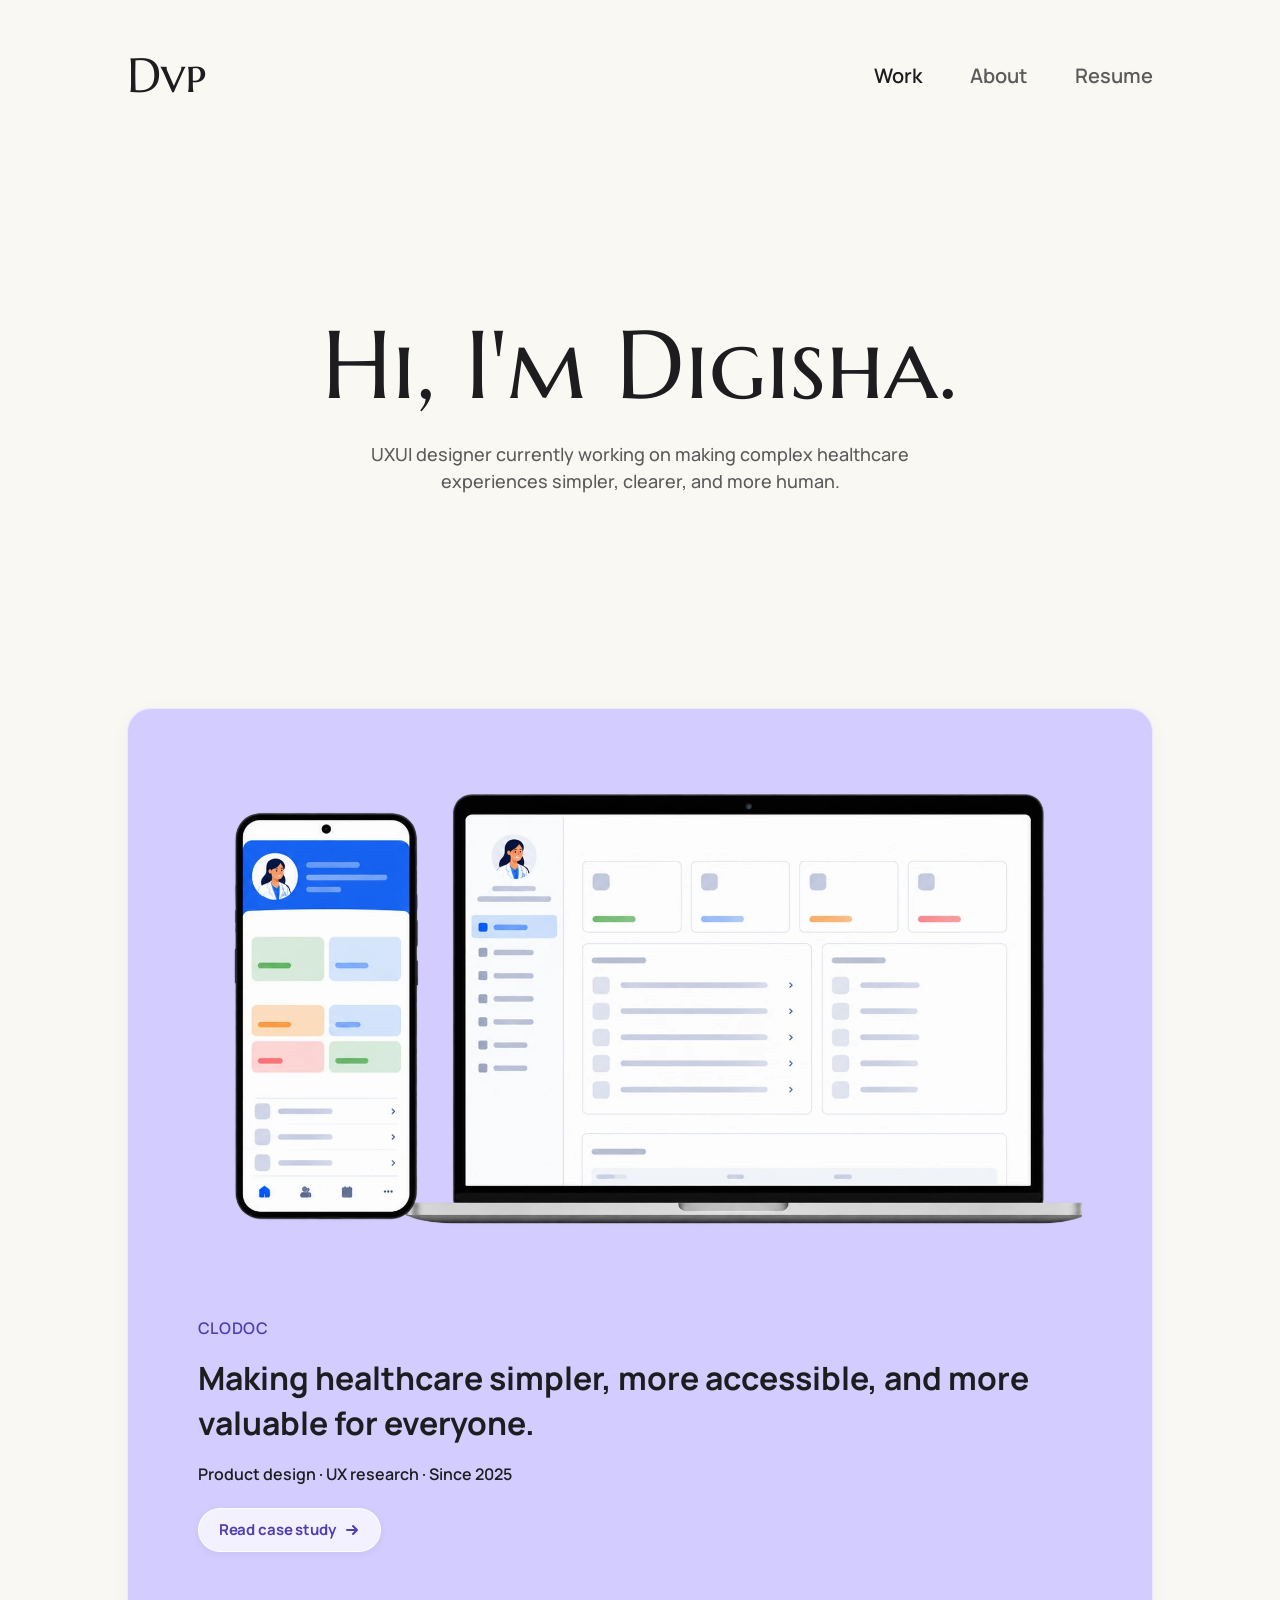
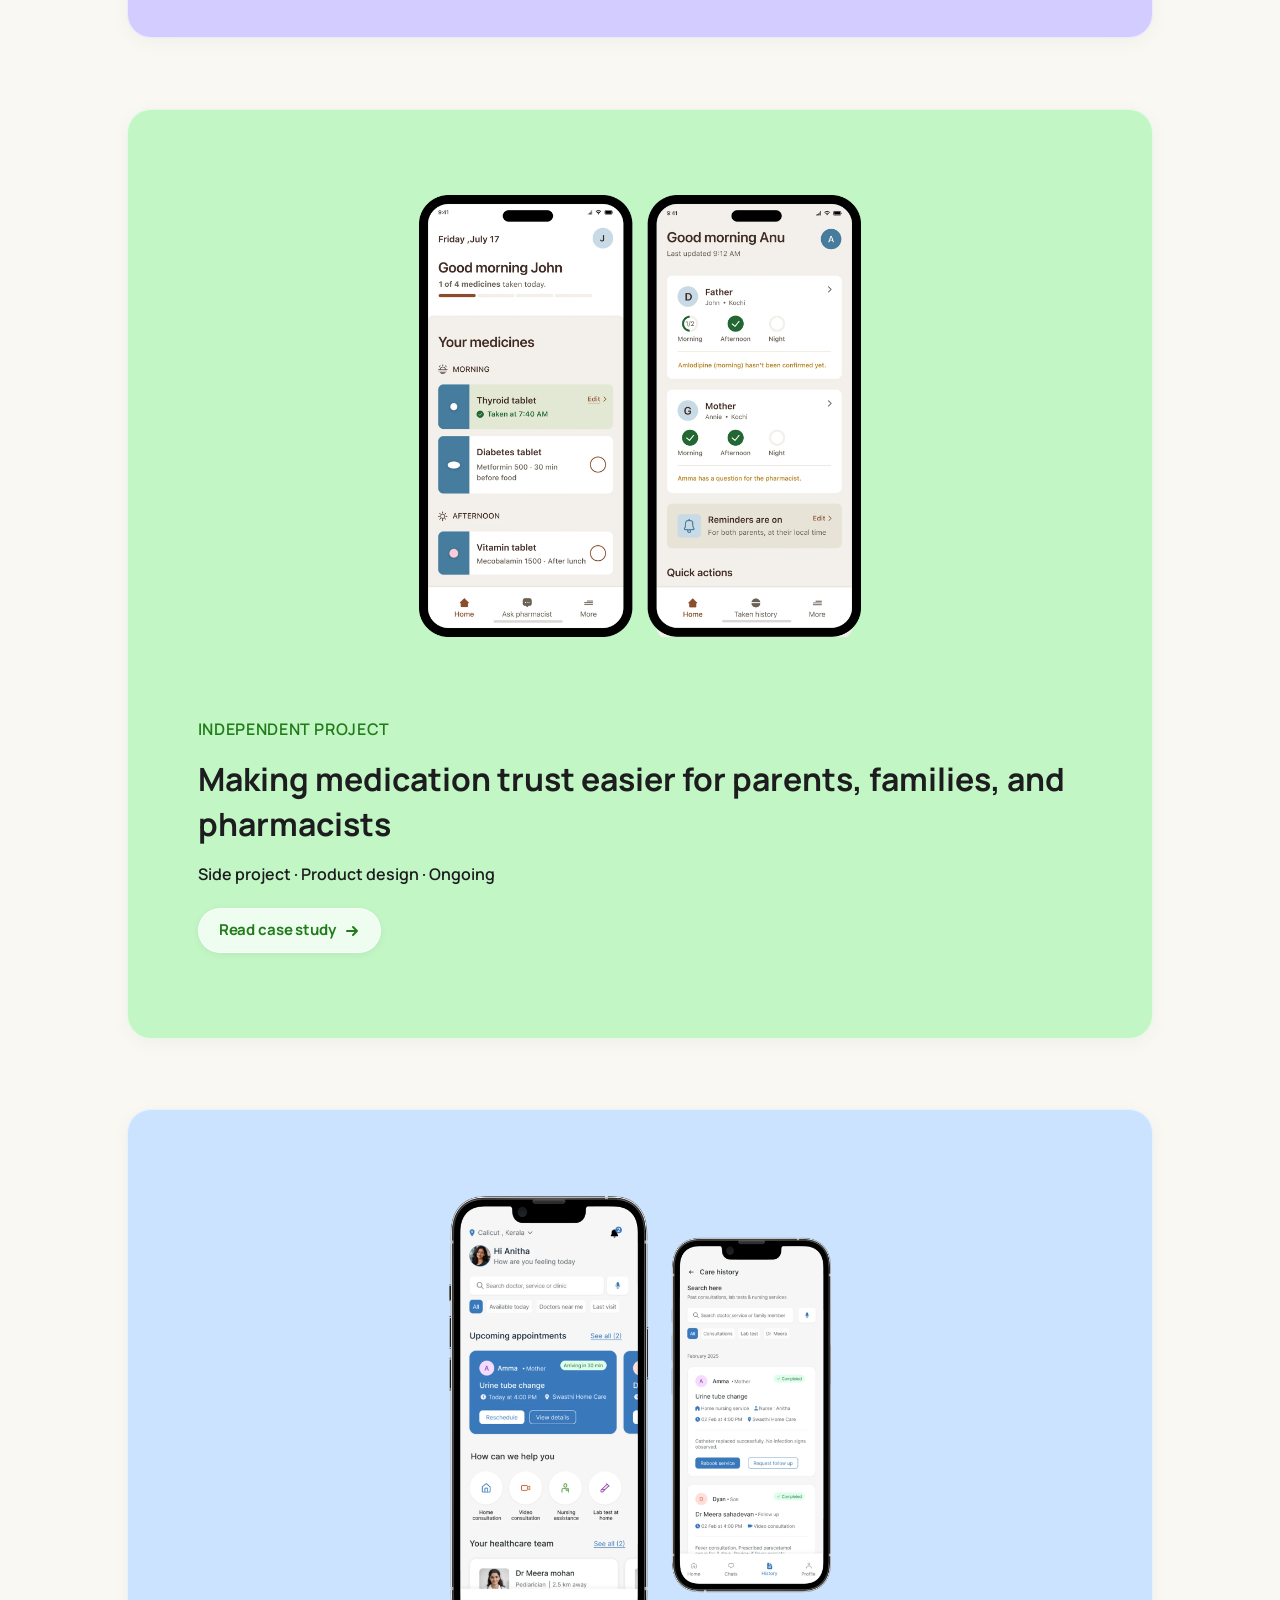
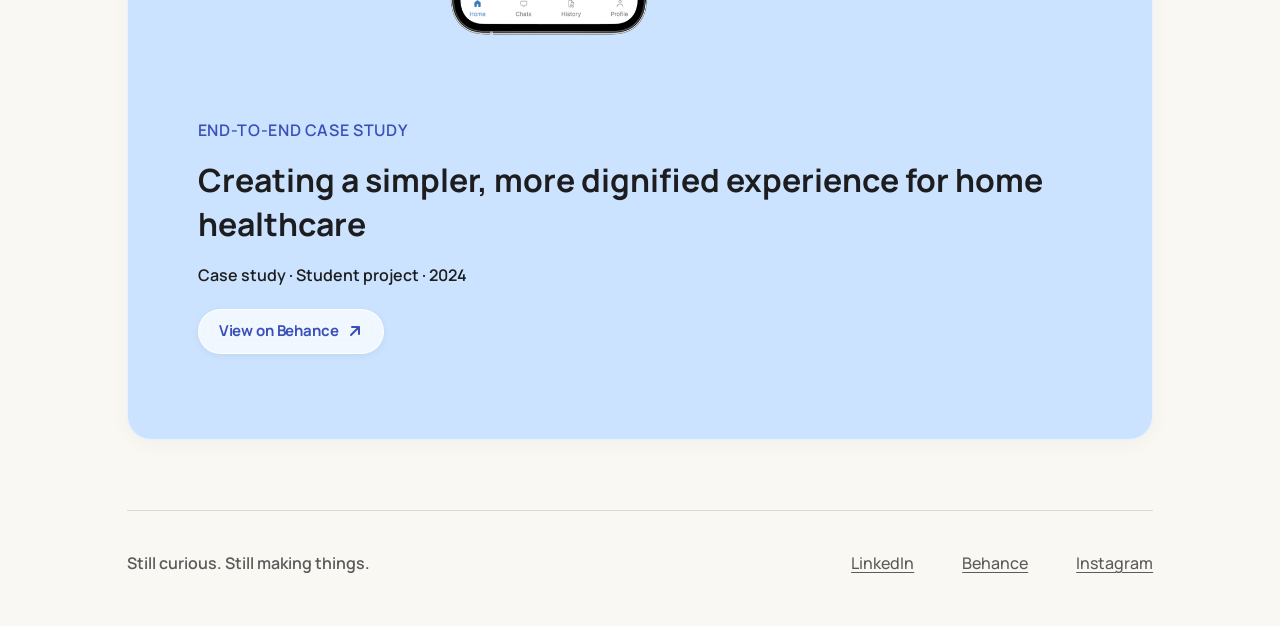
<file: index.html>
<!DOCTYPE html>
<html lang="en">
<head>
<meta charset="utf-8">
<meta name="viewport" content="width=device-width, initial-scale=1, viewport-fit=cover">
<title>Digisha V P — UX/UI Designer</title>
<meta name="description" content="UX/UI designer making complex healthcare experiences simpler, clearer, and more human.">
<link rel="preconnect" href="https://fonts.googleapis.com">
<link rel="preconnect" href="https://fonts.gstatic.com" crossorigin>
<link href="https://fonts.googleapis.com/css2?family=Manrope:wght@500;600;700&family=Marcellus+SC&display=swap" rel="stylesheet">
<link rel="stylesheet" href="assets/css/index.css">
</head>
<body>
<div class="page">
  <header class="nav">
    <a class="brand" href="index.html" aria-label="Home">Dvp</a>
    <nav><ul>
      <li><a href="#work" aria-current="page">Work</a></li>
      <li><a href="about.html">About</a></li>
      <li><a href="Digisha_VP_UXUI_Designer.pdf" target="_blank" rel="noopener">Resume</a></li>
    </ul></nav>
  </header>

  <section class="hero" id="paintHero" aria-label="Introduction">
    <canvas class="paint-canvas" id="paintCanvas" aria-hidden="true"></canvas>
    <div class="hero-copy">
      <h1>Hi, I'm Digisha.</h1>
      <p>UXUI designer currently working on making complex healthcare experiences simpler, clearer, and more human.</p>
    </div>
  </section>

  <main class="work" id="work">
    <a class="tile t1" href="clodoc.html" aria-label="Clodoc Case Study — Making healthcare simpler, more accessible, and more valuable for everyone.">
      <div class="shot-wrap">
        <img class="shot" src="assets/images/index/img2.webp" alt="Clodoc patient app and doctor dashboard on phone and laptop">
      </div>
      <div class="info">
        <p class="eyebrow">Clodoc</p>
        <h2>Making healthcare simpler, more accessible, and more valuable for everyone.</h2>
        <p class="meta">Product design · UX research · Since 2025</p>
        <span class="tile-cta">
          <span class="cta-label">Read case study</span>
          <svg class="cta-arrow" viewBox="0 0 16 16" fill="none" stroke="currentColor" stroke-width="2" stroke-linecap="round" stroke-linejoin="round" aria-hidden="true">
            <path d="M3 8h10M9 4l4 4-4 4"/>
          </svg>
        </span>
      </div>
    </a>
    <a class="tile t2" href="takenright.html" aria-label="TakenRight Case Study — Making medication trust easier for parents, families, and pharmacists">
      <div class="shot-wrap">
        <img class="shot" src="assets/images/index/img3.webp" alt="Medication app screens for parents, families, and pharmacists">
      </div>
      <div class="info">
        <p class="eyebrow">Independent project</p>
        <h2>Making medication trust easier for parents, families, and pharmacists</h2>
        <p class="meta">Side project · Product design · Ongoing</p>
        <span class="tile-cta">
          <span class="cta-label">Read case study</span>
          <svg class="cta-arrow" viewBox="0 0 16 16" fill="none" stroke="currentColor" stroke-width="2" stroke-linecap="round" stroke-linejoin="round" aria-hidden="true">
            <path d="M3 8h10M9 4l4 4-4 4"/>
          </svg>
        </span>
      </div>
    </a>
    <a class="tile t3" href="https://www.behance.net/gallery/248913789/DoorCare-Home-Healthcare-UX-Case-Study" target="_blank" rel="noopener" aria-label="DoorCare Home Healthcare UX Case Study on Behance (opens in new tab)">
      <div class="shot-wrap">
        <img class="shot" src="assets/images/index/img4.webp" alt="Home healthcare app screens">
      </div>
      <div class="info">
        <p class="eyebrow">End-to-end case study</p>
        <h2>Creating a simpler, more dignified experience for home healthcare</h2>
        <p class="meta">Case study · Student project · 2024</p>
        <span class="tile-cta">
          <span class="cta-label">View on Behance</span>
          <svg class="cta-arrow" viewBox="0 0 16 16" fill="none" stroke="currentColor" stroke-width="2" stroke-linecap="round" stroke-linejoin="round" aria-hidden="true">
            <path d="M4 12L12 4M5 4h7v7"/>
          </svg>
        </span>
      </div>
    </a>
  </main>

  <footer>
    <hr>
    <div class="foot">
      <p>Still curious. Still making things.</p>
      <ul>
        <li><a href="https://www.linkedin.com/in/digisha-v-p/" target="_blank" rel="noopener">LinkedIn</a></li>
        <li><a href="https://www.behance.net/digishavp" target="_blank" rel="noopener">Behance</a></li>
        <li><a href="https://www.instagram.com/geethstories" target="_blank" rel="noopener">Instagram</a></li>
      </ul>
    </div>
  </footer>
</div>

<script src="assets/js/index.js"></script>
<script src="assets/js/easter-egg.js" defer></script>
<!--
  Hey curious developer! 🕵️‍♀️
  Open the DevTools Console (F12) for a little easter egg!
  👉 dvp.help()
-->
</body>
</html>
</file>
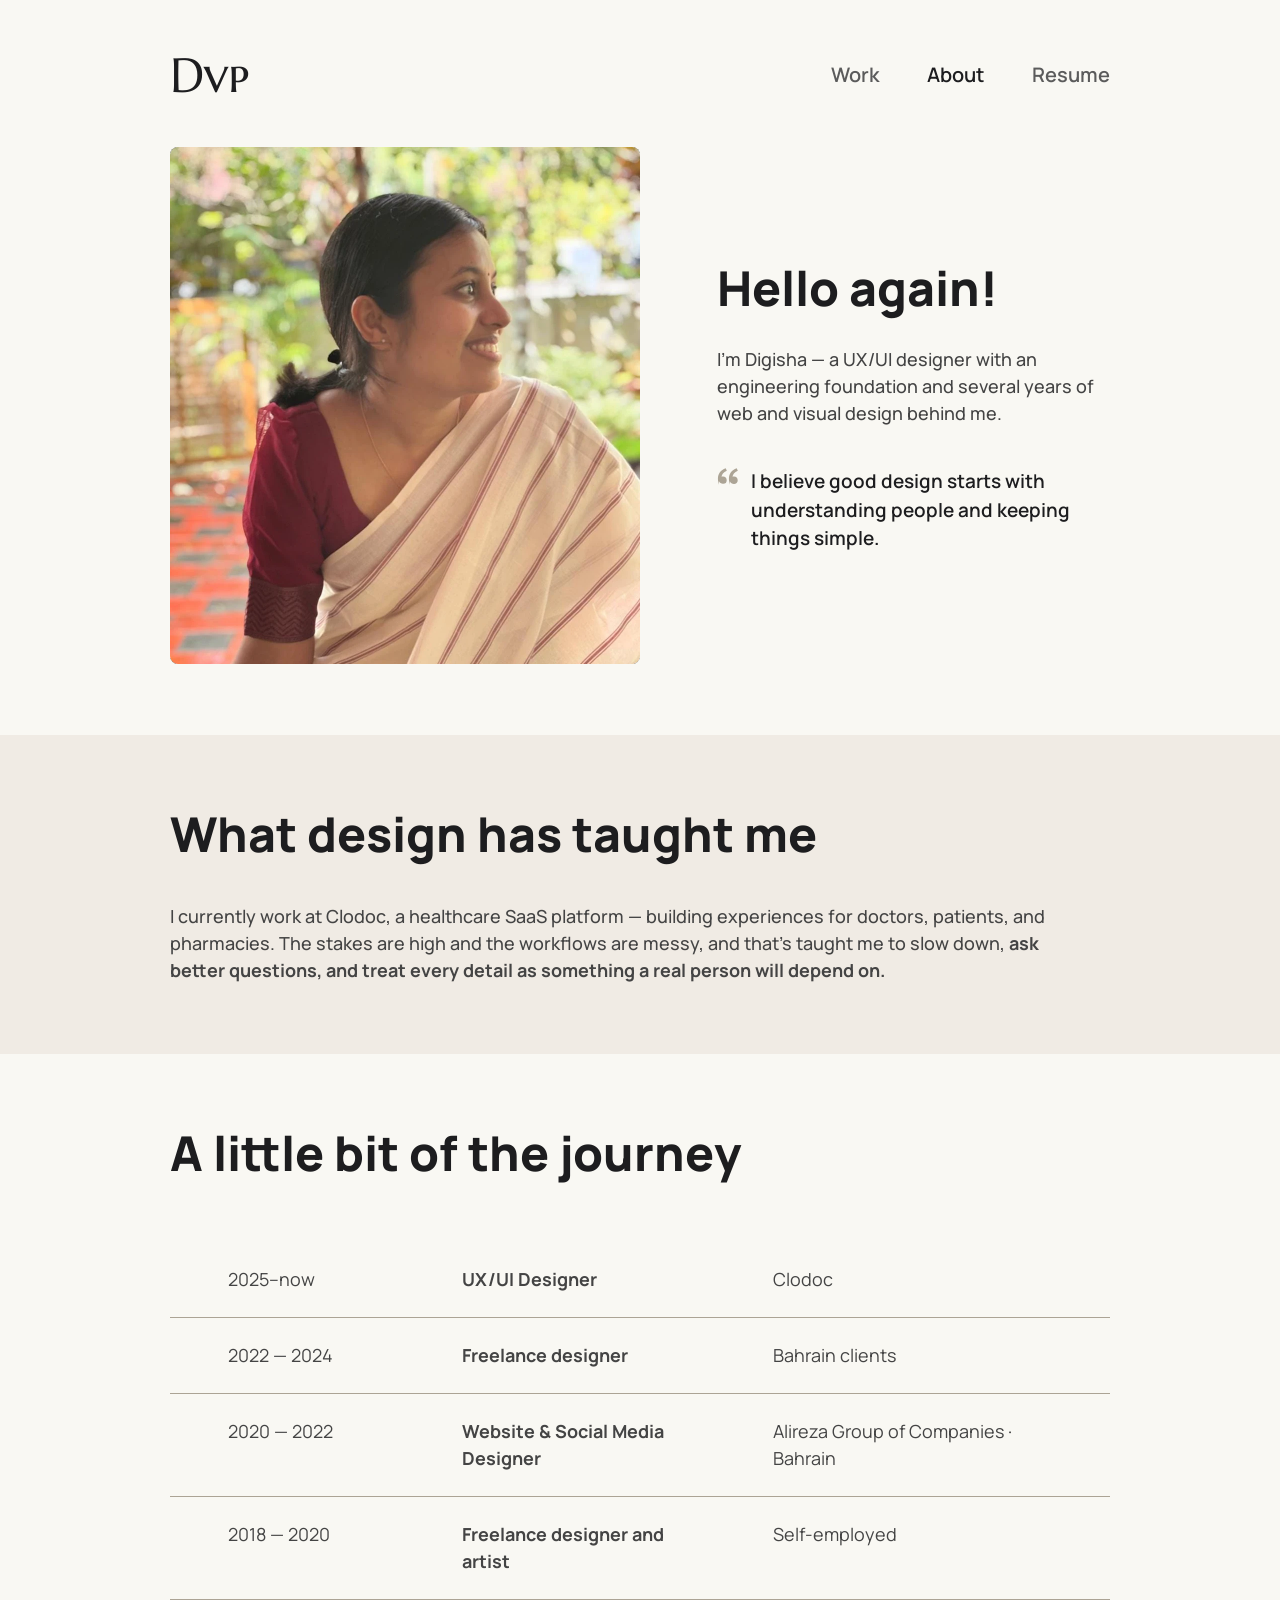
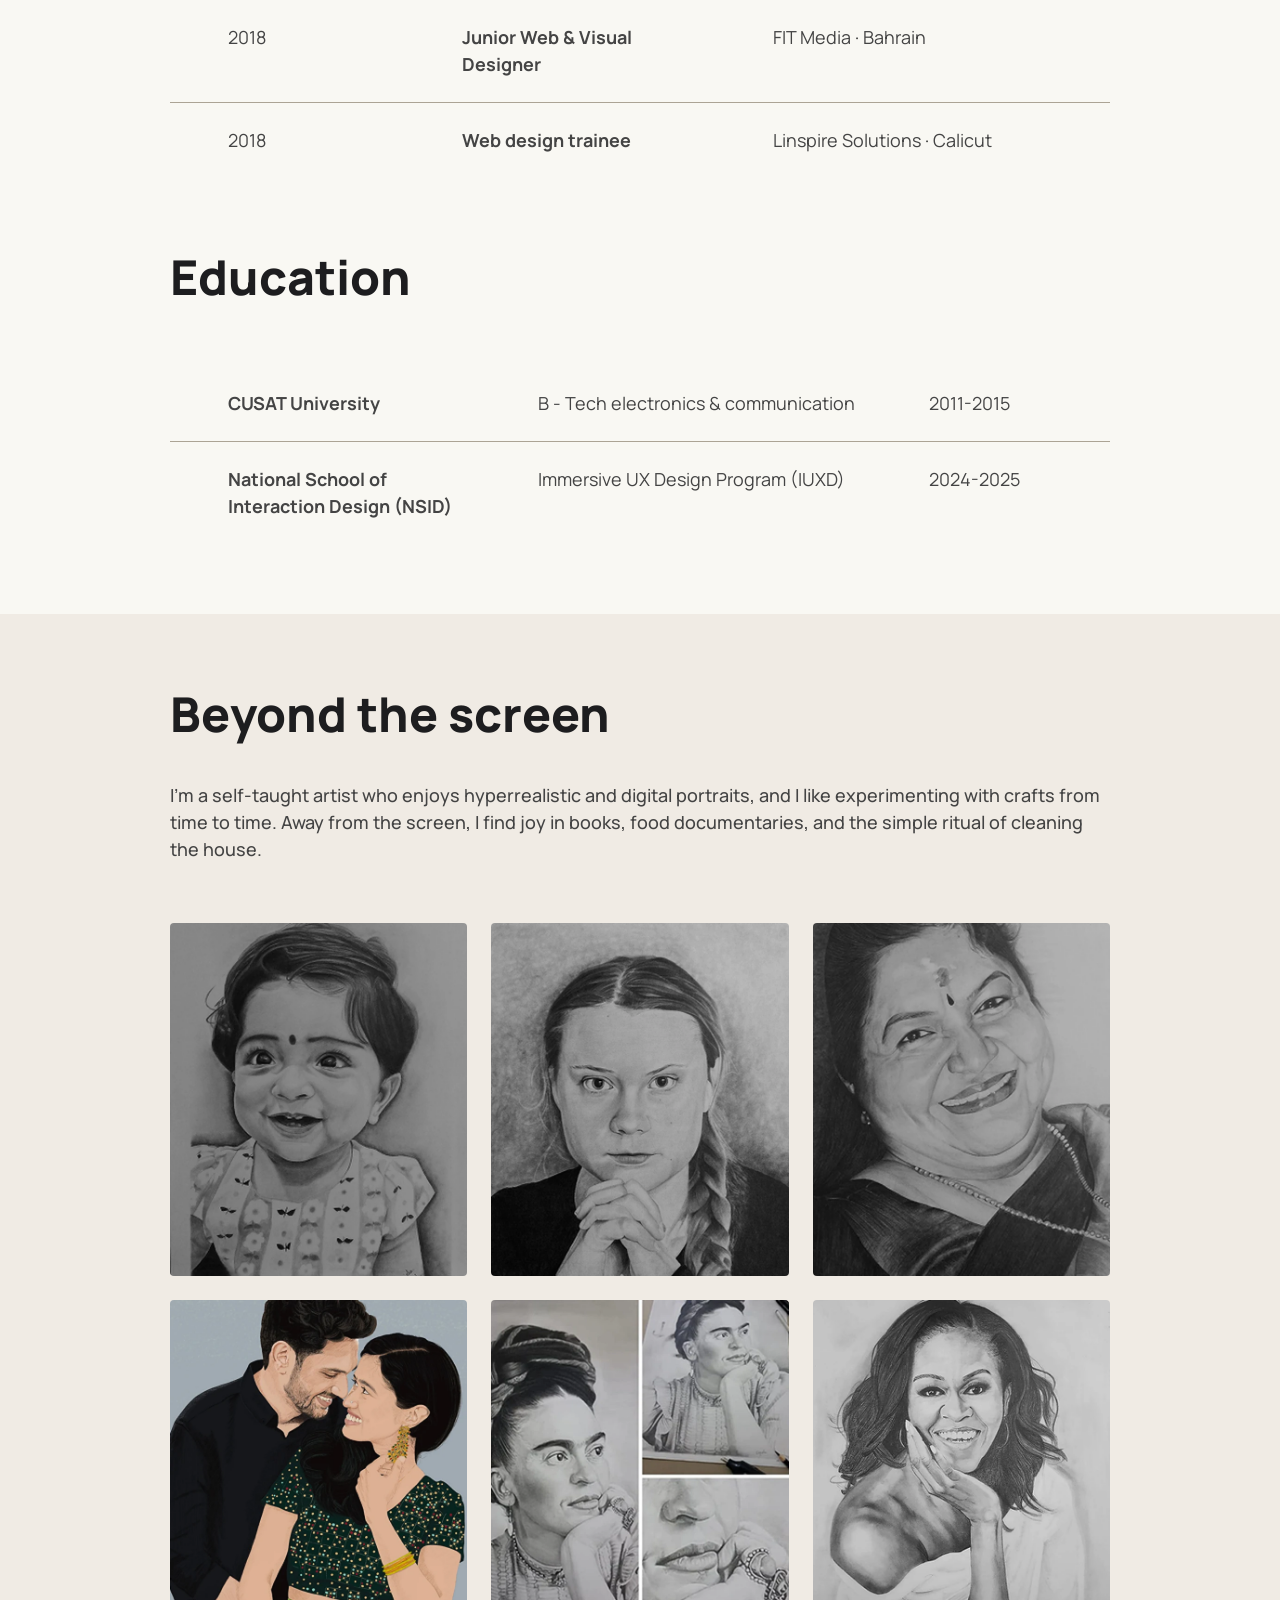
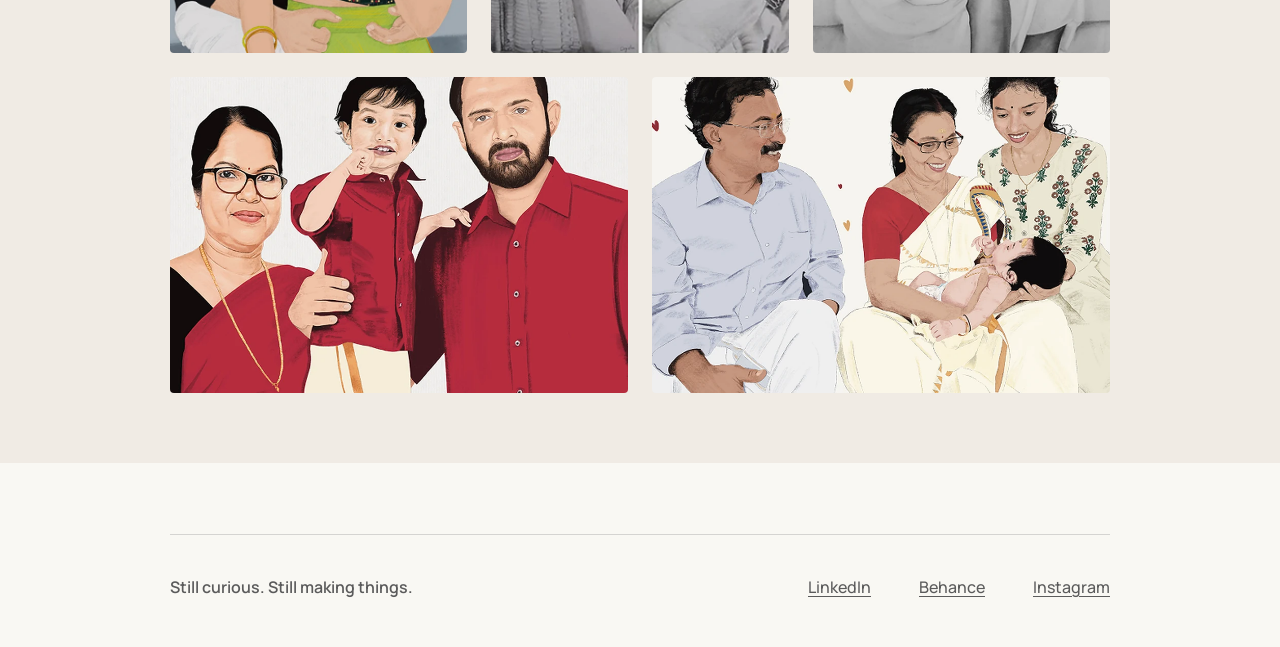
<file: about.html>
<!DOCTYPE html>
<html lang="en">
<head>
<meta charset="utf-8">
<meta name="viewport" content="width=device-width, initial-scale=1, viewport-fit=cover">
<title>About — Digisha V P</title>
<meta name="description" content="Digisha V P is a UX/UI designer with an engineering foundation, working on healthcare experiences at Clodoc.">
<link rel="preconnect" href="https://fonts.googleapis.com">
<link rel="preconnect" href="https://fonts.gstatic.com" crossorigin>
<link href="https://fonts.googleapis.com/css2?family=Manrope:wght@400;500;600;700;800&family=Marcellus+SC&display=swap" rel="stylesheet">
<link rel="stylesheet" href="assets/css/about.css">
</head>
<body><div class="in">
<header class="top"><a class="brand" href="index.html" aria-label="Home">Dvp</a><nav><ul><li><a href="index.html">Work</a></li><li><a href="about.html" aria-current="page">About</a></li><li><a href="Digisha_VP_UXUI_Designer.pdf" target="_blank" rel="noopener">Resume</a></li></ul></nav></header>
<section class="abt"><div class="pic"><img src="assets/images/about/img1.webp" alt="Portrait of Digisha smiling and looking to the side" width="940" height="1034"></div>
<div class="tx"><h1>Hello again!</h1><p class="p">I'm Digisha — a UX/UI designer with an engineering foundation and several years of web and visual design behind me.</p><p class="lead"><svg viewBox="0 0 24 18" fill="none" aria-hidden="true"><path d="M2 18c-.7-2.3-1-4.4-1-6.4C1 5.9 4 2 9.5 0l1.2 2.7C7 4.3 5 7 5 9.4c.5-.2 1-.3 1.6-.3 2.4 0 4 1.7 4 4A4 4 0 0 1 6.4 17c-1.9 0-3.5-1-4.4-3zm12 0c-.7-2.3-1-4.4-1-6.4C13 5.9 16 2 21.5 0l1.2 2.7c-3.7 1.6-5.7 4.3-5.7 6.7.5-.2 1-.3 1.6-.3 2.4 0 4 1.7 4 4a4 4 0 0 1-4.2 4.2c-1.9 0-3.5-1-4.4-3z" fill="#ACA495"/></svg>I believe good design starts with understanding people and keeping things simple.</p></div></section></div>
<section class="band" style="margin-top:var(--gap)"><div class="in stack" style="gap:40px"><h2>What design has taught me</h2><p class="p" style="max-width:918px">I currently work at Clodoc, a healthcare SaaS platform — building experiences for doctors, patients, and pharmacies. The stakes are high and the workflows are messy, and that's taught me to slow down, <b>ask better questions, and treat every detail as something a real person will depend on.</b></p></div></section>
<section class="in stack" style="padding-top:var(--gap);gap:60px"><h2>A little bit of the journey</h2><div class="rows "><div class="r"><span>2025–now</span><b>UX/UI Designer</b><span>Clodoc</span></div><div class="r"><span>2022 — 2024</span><b>Freelance designer</b><span>Bahrain clients</span></div><div class="r"><span>2020 — 2022</span><b>Website &amp; Social Media Designer</b><span>Alireza Group of Companies · Bahrain</span></div><div class="r"><span>2018 — 2020</span><b>Freelance designer and artist</b><span>Self-employed</span></div><div class="r"><span>2018</span><b>Junior Web &amp; Visual Designer</b><span>FIT Media · Bahrain</span></div><div class="r"><span>2018</span><b>Web design trainee</b><span>Linspire Solutions · Calicut</span></div></div></section>
<section class="in stack" style="padding-top:var(--gap);padding-bottom:var(--gap);gap:60px"><h2>Education</h2><div class="rows ed"><div class="r"><b>CUSAT University</b><span>B - Tech electronics &amp; communication</span><span>2011-2015</span></div><div class="r"><b>National School of Interaction Design (NSID)</b><span>Immersive UX Design Program (IUXD)</span><span>2024-2025</span></div></div></section>
<section class="band"><div class="in stack" style="gap:60px"><div class="stack" style="gap:40px"><h2>Beyond the screen</h2><p class="p">I'm a self-taught artist who enjoys hyperrealistic and digital portraits, and I like experimenting with crafts from time to time. Away from the screen, I find joy in books, food documentaries, and the simple ritual of cleaning the house.</p></div>
<div><div class="gal"><img src="assets/images/about/img2.webp" alt="Graphite portrait of a smiling baby" width="640" height="760"><img src="assets/images/about/img3.webp" alt="Graphite portrait of a young woman with braids and clasped hands" width="640" height="760"><img src="assets/images/about/img4.webp" alt="Graphite portrait of a smiling woman with a bindi" width="640" height="760"><img src="assets/images/about/img5.webp" alt="Digital portrait of a couple sharing a close moment" width="640" height="760"><img src="assets/images/about/img6.webp" alt="Graphite portrait of a woman with braided hair, with work-in-progress photos" width="640" height="760"><img src="assets/images/about/img7.webp" alt="Graphite portrait of a smiling woman resting her chin on her hand" width="640" height="760"></div><div class="gal2"><img src="assets/images/about/img8.webp" alt="Digital portrait of a grandmother, a toddler, and a father in red" width="900" height="620"><img src="assets/images/about/img9.webp" alt="Digital portrait of a family with a newborn" width="900" height="620"></div></div></section>
<div class="in"><footer class="ft"><hr><div class="foot"><p>Still curious. Still making things.</p><ul><li><a href="https://www.linkedin.com/in/digisha-v-p/" target="_blank" rel="noopener">LinkedIn</a></li><li><a href="https://www.behance.net/digishavp" target="_blank" rel="noopener">Behance</a></li><li><a href="https://www.instagram.com/geethstories" target="_blank" rel="noopener">Instagram</a></li></ul></div></footer></div>
<script src="assets/js/easter-egg.js" defer></script>
<!--
  Hey curious developer! 🕵️‍♀️
  Open the DevTools Console (F12) for a little easter egg!
  👉 dvp.help()
-->
</body>
</html>
</file>
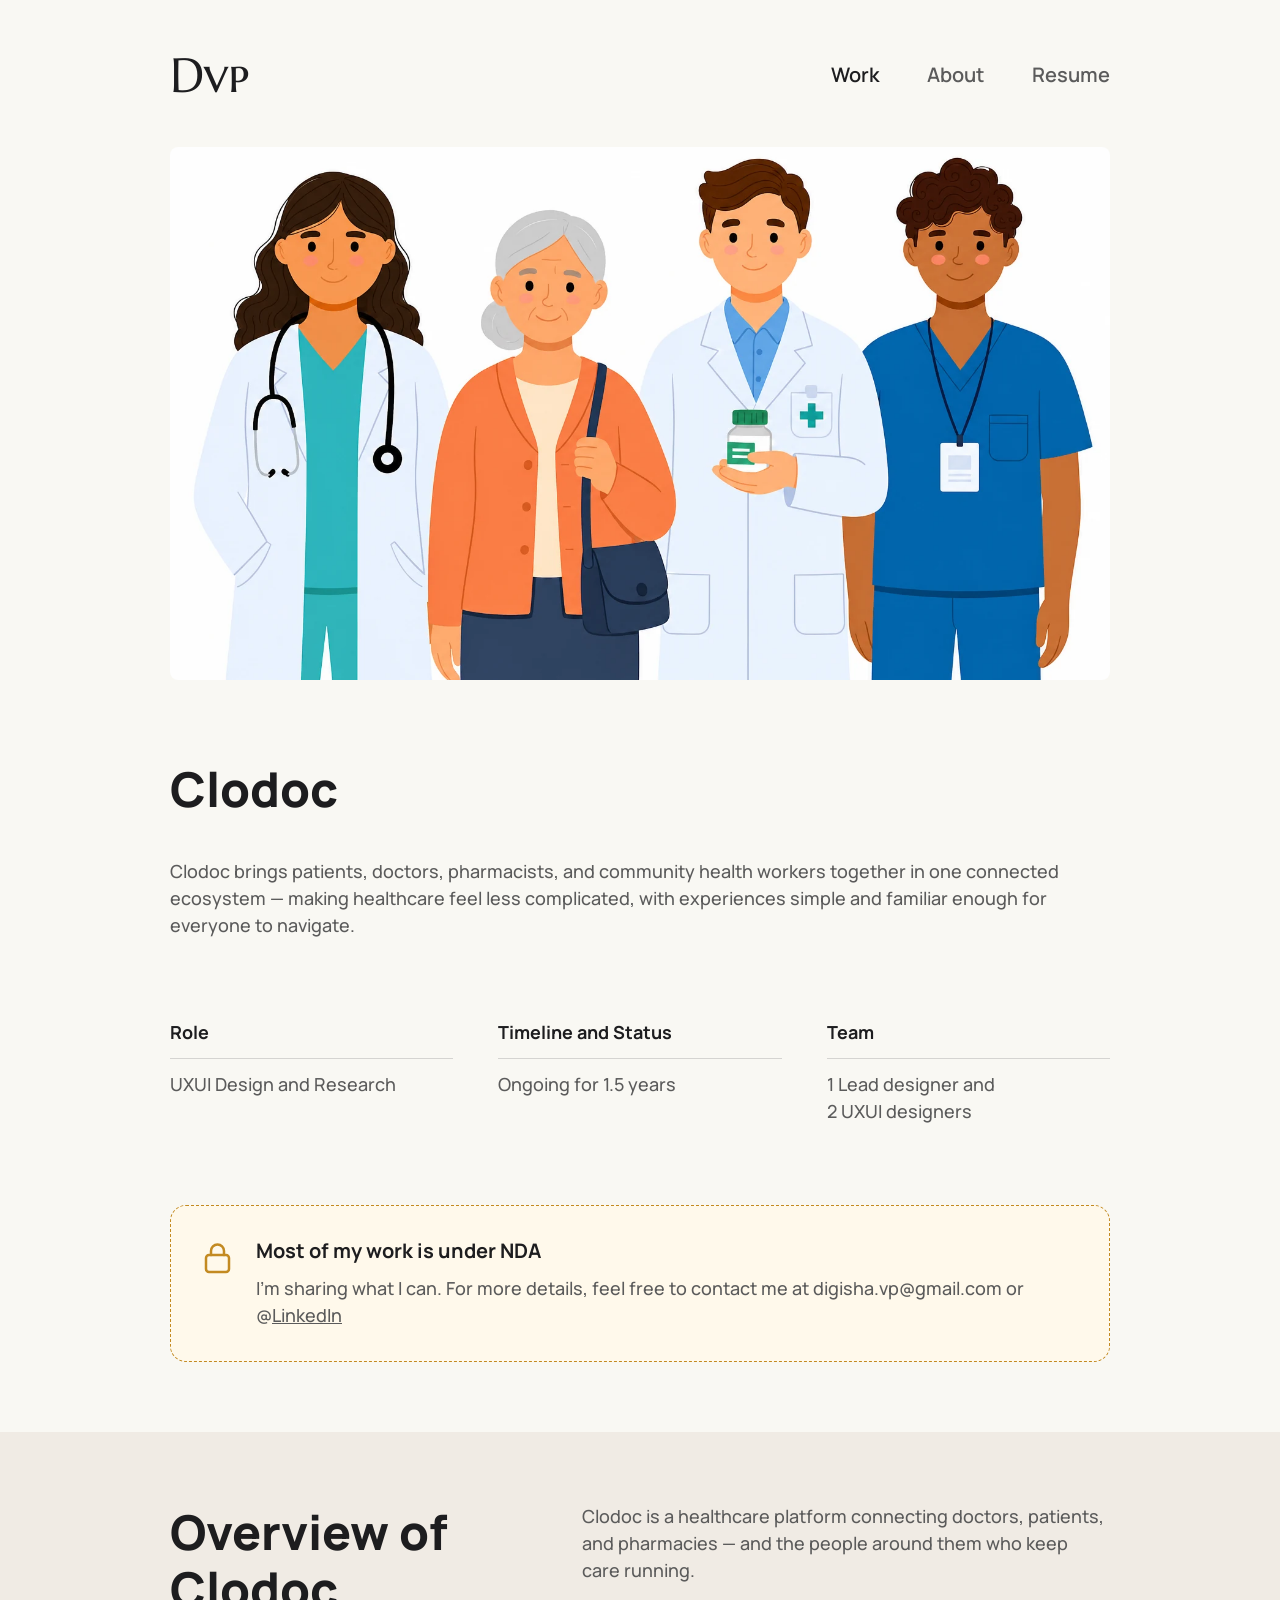
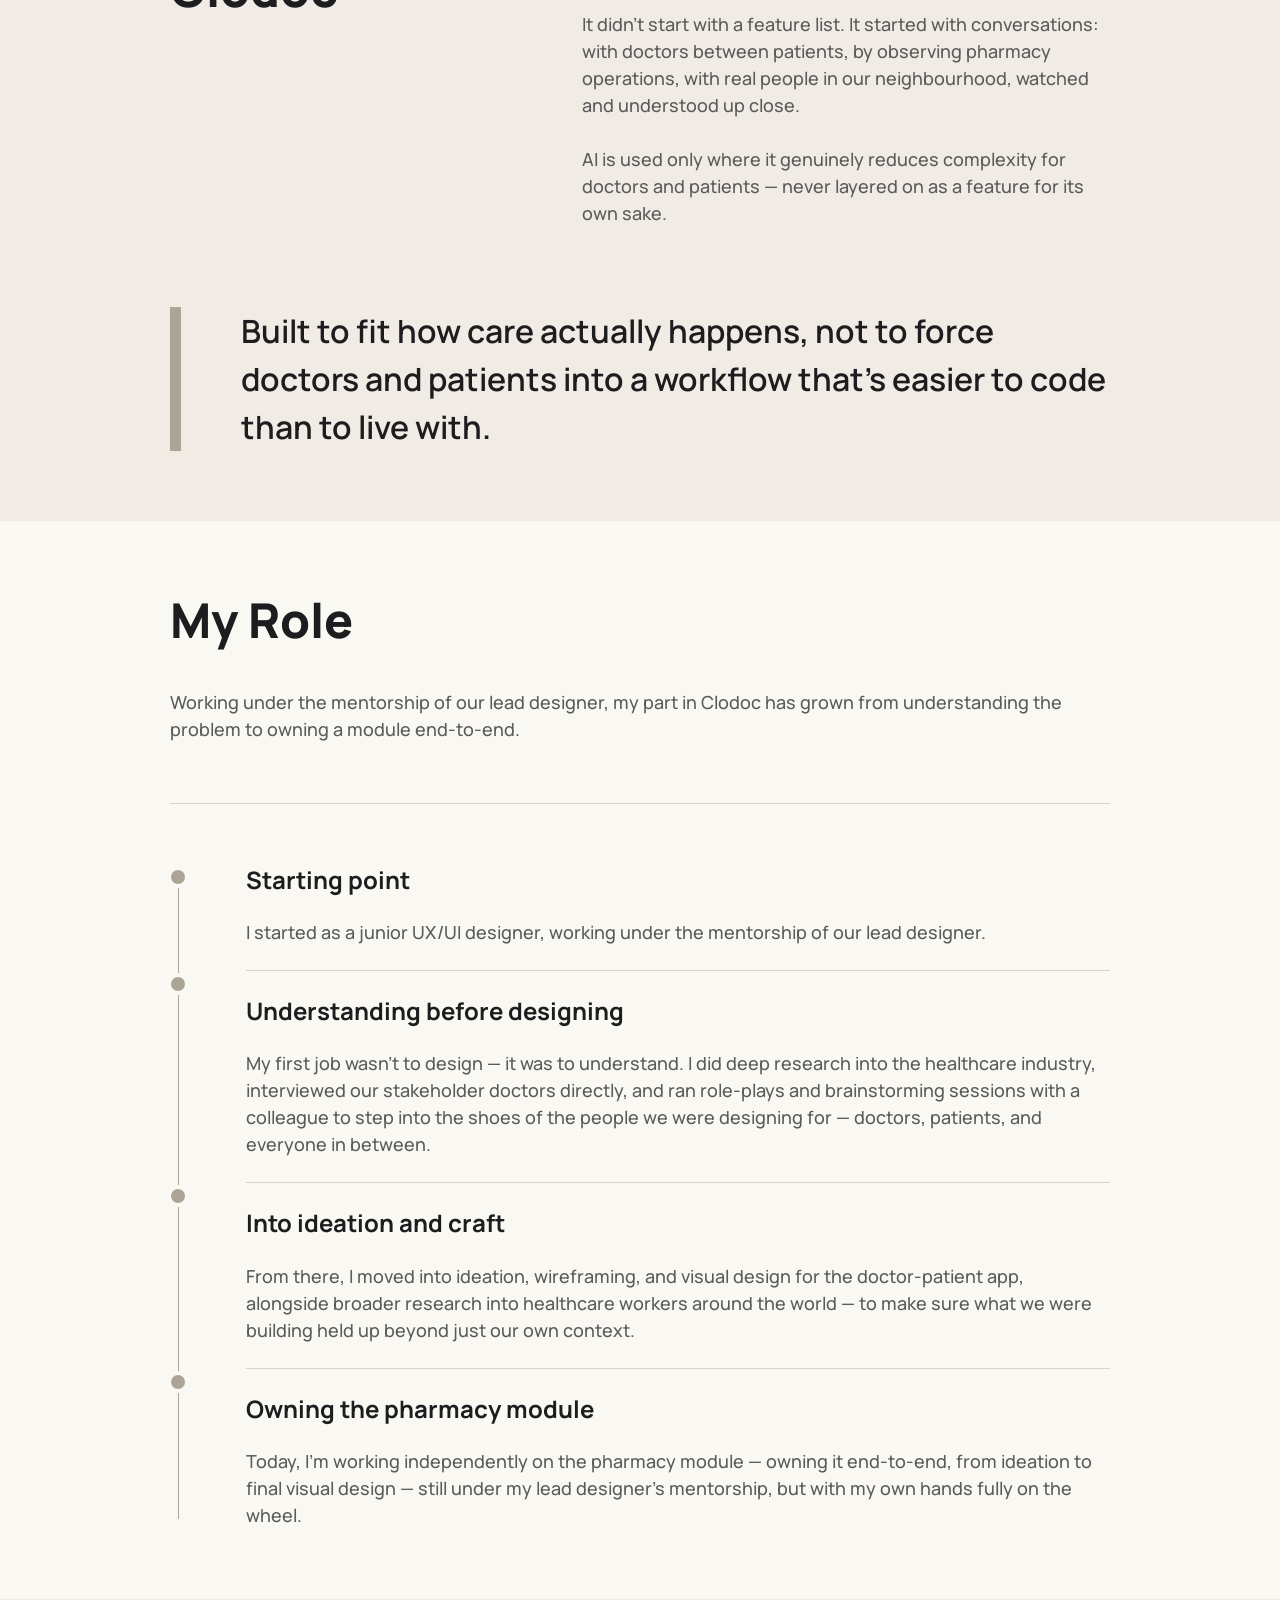
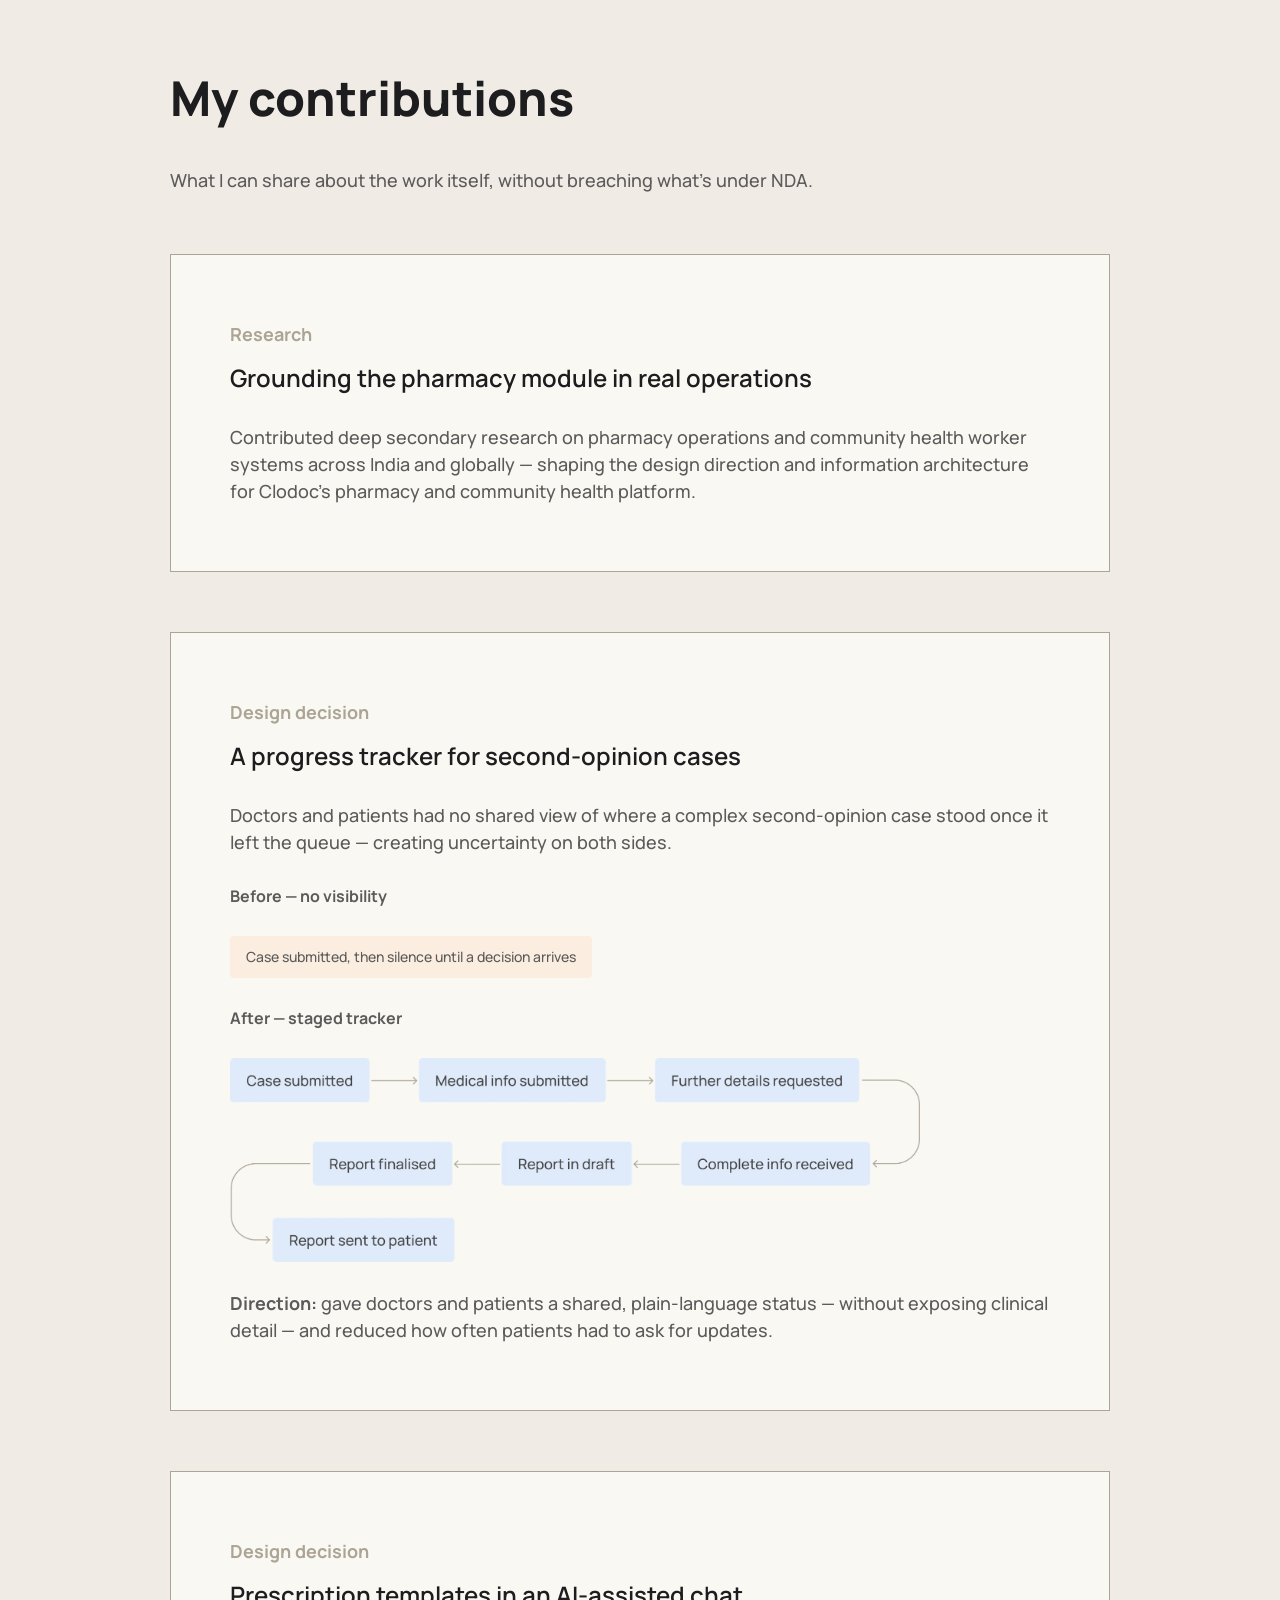
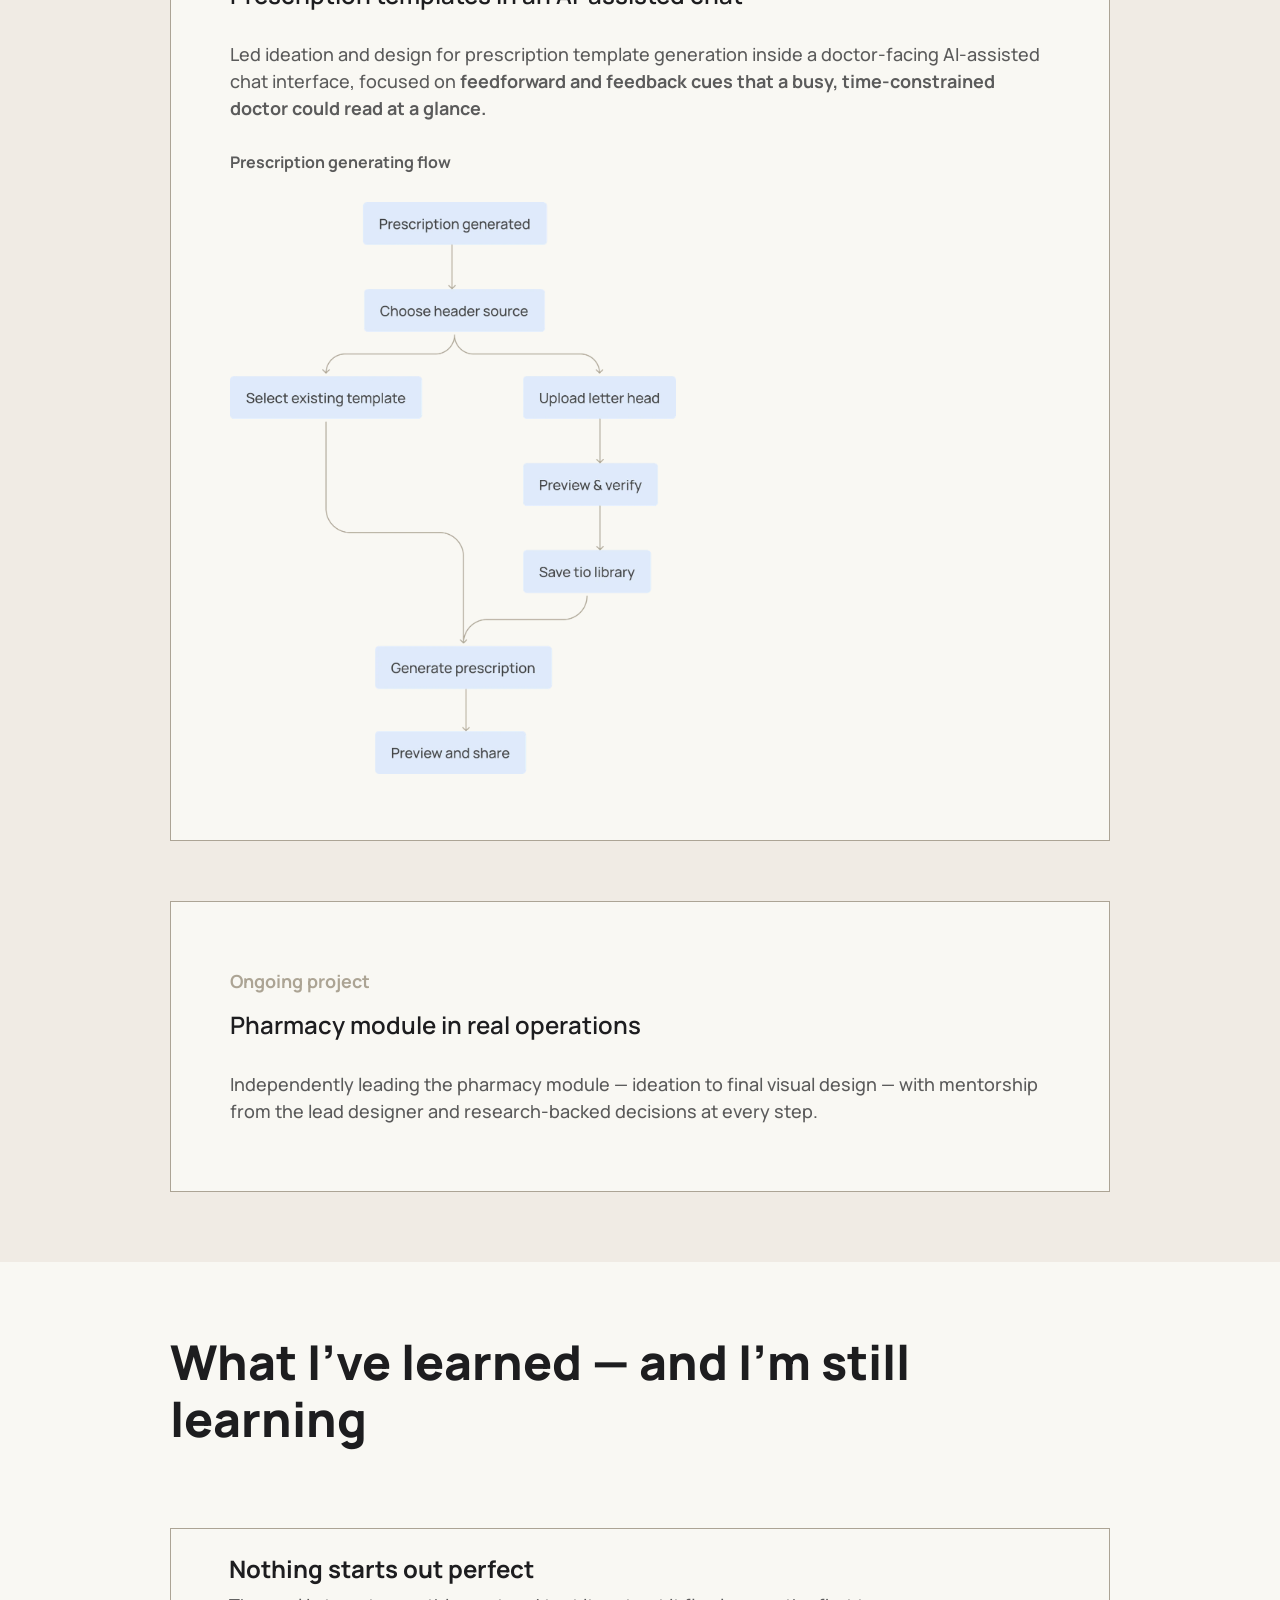
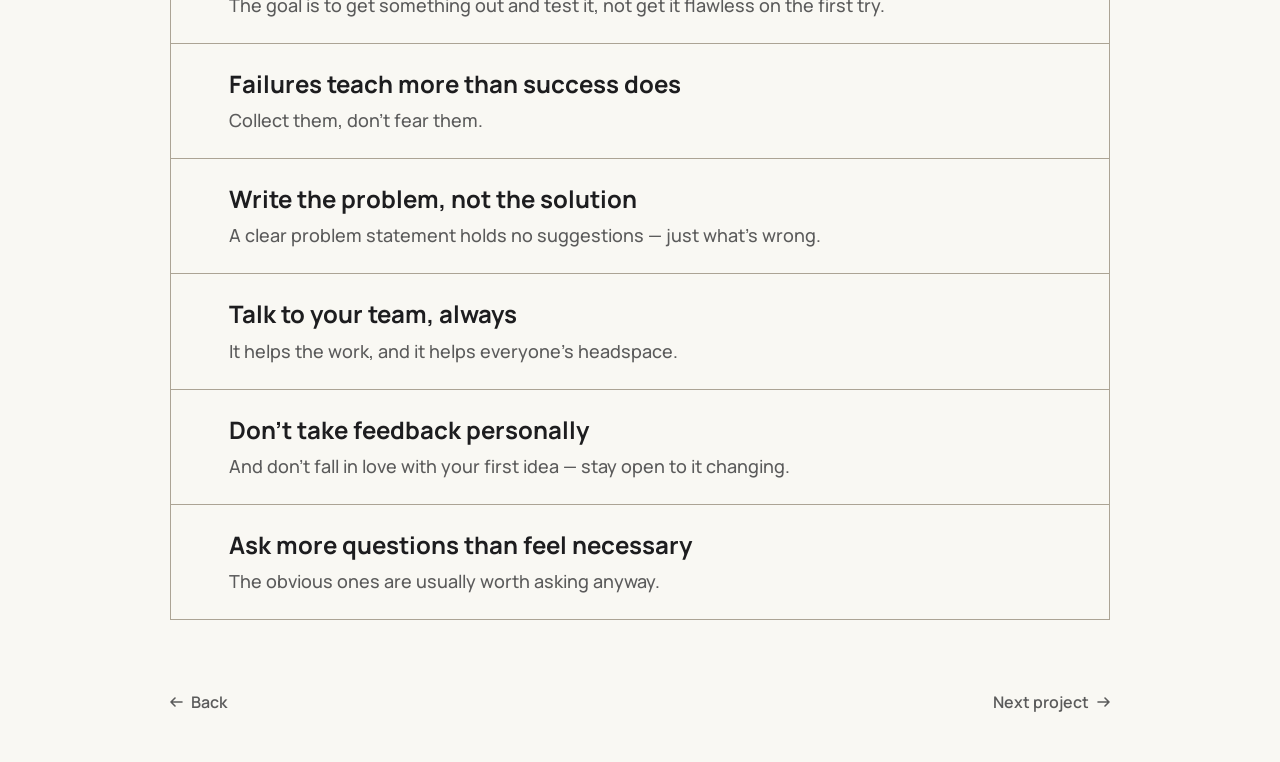
<file: clodoc.html>
<!DOCTYPE html>
<html lang="en">
<head>
<meta charset="utf-8">
<meta name="viewport" content="width=device-width, initial-scale=1, viewport-fit=cover">
<title>Clodoc — Digisha V P</title>
<meta name="description" content="Clodoc case study: UX/UI design and research for a connected healthcare platform.">
<link rel="preconnect" href="https://fonts.googleapis.com">
<link rel="preconnect" href="https://fonts.gstatic.com" crossorigin>
<link href="https://fonts.googleapis.com/css2?family=Manrope:wght@500;600;700;800&family=Marcellus+SC&display=swap" rel="stylesheet">
<link rel="stylesheet" href="assets/css/clodoc.css">
</head>
<body>
<div class="in">
<header class="top">
  <a class="brand" href="index.html" aria-label="Home">Dvp</a>
  <nav><ul><li><a href="index.html" aria-current="page">Work</a></li><li><a href="about.html">About</a></li><li><a href="Digisha_VP_UXUI_Designer.pdf" target="_blank" rel="noopener">Resume</a></li></ul></nav>
</header>

<div class="stack intro">
  <img class="hero" src="assets/images/clodoc/img1.webp" alt="Illustration of doctors, a patient, and healthcare workers">
  <div class="stack" style="gap:40px">
    <h1>Clodoc</h1>
    <p class="muted">Clodoc brings patients, doctors, pharmacists, and community health workers together in one connected ecosystem — making healthcare feel less complicated, with experiences simple and familiar enough for everyone to navigate.</p>
  </div>
  <div class="meta">
    <div><b>Role</b><hr><span class="muted">UXUI Design and Research</span></div>
    <div><b>Timeline and Status</b><hr><span class="muted">Ongoing for 1.5 years</span></div>
    <div><b>Team</b><hr><span class="muted">1 Lead designer and<br>2 UXUI designers</span></div>
  </div>
  <div class="nda">
    <svg viewBox="0 0 29 35" fill="none" stroke="#C38A21" stroke-width="2.5" stroke-linecap="round" stroke-linejoin="round" aria-hidden="true"><rect x="3" y="15" width="23" height="17" rx="3"/><path d="M8 15v-4a6.5 6.5 0 0 1 13 0v4"/></svg>
    <div><h3>Most of my work is under NDA</h3><p class="muted">I'm sharing what I can. For more details, feel free to contact me at digisha.vp@gmail.com or @<a href="https://www.linkedin.com/in/digisha-v-p/" target="_blank" rel="noopener">LinkedIn</a></p></div>
  </div>
</div>
</div>

<section class="band" style="margin-top:var(--gap)"><div class="in">
  <div class="ov"><h2>Overview of Clodoc</h2>
    <div class="txt muted"><p>Clodoc is a healthcare platform connecting doctors, patients, and pharmacies — and the people around them who keep care running.</p>
    <p>It didn't start with a feature list. It started with conversations: with doctors between patients, by observing pharmacy operations, with real people in our neighbourhood, watched and understood up close.</p>
    <p>AI is used only where it genuinely reduces complexity for doctors and patients — never layered on as a feature for its own sake.</p></div></div>
  <p class="quote">Built to fit how care actually happens, not to force doctors and patients into a workflow that's easier to code than to live with.</p>
</div></section>

<section class="in sec" style="padding-top:var(--gap)">
  <header><h2>My Role</h2><p class="muted">Working under the mentorship of our lead designer, my part in Clodoc has grown from understanding the problem to owning a module end-to-end.</p></header>
  <hr class="l">
  <ol class="tl">
    <li><h3>Starting point</h3><p class="muted">I started as a junior UX/UI designer, working under the mentorship of our lead designer.</p></li>
    <li><h3>Understanding before designing</h3><p class="muted">My first job wasn't to design — it was to understand. I did deep research into the healthcare industry, interviewed our stakeholder doctors directly, and ran role-plays and brainstorming sessions with a colleague to step into the shoes of the people we were designing for — doctors, patients, and everyone in between.</p></li>
    <li><h3>Into ideation and craft</h3><p class="muted">From there, I moved into ideation, wireframing, and visual design for the doctor-patient app, alongside broader research into healthcare workers around the world — to make sure what we were building held up beyond just our own context.</p></li>
    <li><h3>Owning the pharmacy module</h3><p class="muted">Today, I'm working independently on the pharmacy module — owning it end-to-end, from ideation to final visual design — still under my lead designer's mentorship, but with my own hands fully on the wheel.</p></li>
  </ol>
</section>

<section class="band" style="margin-top:var(--gap)"><div class="in sec">
  <header><h2>My contributions</h2><p class="muted">What I can share about the work itself, without breaching what's under NDA.</p></header>
  <div class="cards">
    <article class="card"><span class="tag">Research</span><h3>Grounding the pharmacy module in real operations</h3>
      <p class="muted">Contributed deep secondary research on pharmacy operations and community health worker systems across India and globally — shaping the design direction and information architecture for Clodoc's pharmacy and community health platform.</p></article>
    <article class="card"><span class="tag">Design decision</span><h3>A progress tracker for second-opinion cases</h3>
      <p class="muted">Doctors and patients had no shared view of where a complex second-opinion case stood once it left the queue — creating uncertainty on both sides.</p>
      <p class="sub">Before — no visibility</p><div><span class="chip b">Case submitted, then silence until a decision arrives</span></div>
      <p class="sub">After — staged tracker</p>
      <div class="fig"><img class="tracker" src="assets/images/clodoc/img2.webp" alt="Staged tracker flow: Case submitted, Medical info submitted, Further details requested, Complete info received, Report in draft, Report finalised, Report sent to patient"></div>
      <p class="muted"><b style="color:var(--muted);font-weight:700">Direction:</b> gave doctors and patients a shared, plain-language status — without exposing clinical detail — and reduced how often patients had to ask for updates.</p></article>
    <article class="card"><span class="tag">Design decision</span><h3>Prescription templates in an AI-assisted chat</h3>
      <p class="muted">Led ideation and design for prescription template generation inside a doctor-facing AI-assisted chat interface, focused on <b>feedforward and feedback cues that a busy, time-constrained doctor could read at a glance.</b></p>
      <p class="sub">Prescription generating flow</p>
      <div class="fig"><img class="rx" src="assets/images/clodoc/img3.webp" alt="Prescription generating flow: after a prescription is generated, choose a header source. Either select an existing template, or upload a letter head, preview and verify, and save to library. Both paths lead to generate prescription, then preview and share."></div></article>
    <article class="card"><span class="tag">Ongoing project</span><h3>Pharmacy module in real operations</h3>
      <p class="muted">Independently leading the pharmacy module — ideation to final visual design — with mentorship from the lead designer and research-backed decisions at every step.</p></article>
  </div>
</div></section>

<section class="in" style="padding-top:var(--gap)">
  <h2>What I've learned — and I'm still learning</h2>
  <div class="learn">
    <div><h3>Nothing starts out perfect</h3><p class="muted">The goal is to get something out and test it, not get it flawless on the first try.</p></div>
    <div><h3>Failures teach more than success does</h3><p class="muted">Collect them, don't fear them.</p></div>
    <div><h3>Write the problem, not the solution</h3><p class="muted">A clear problem statement holds no suggestions — just what's wrong.</p></div>
    <div><h3>Talk to your team, always</h3><p class="muted">It helps the work, and it helps everyone's headspace.</p></div>
    <div><h3>Don't take feedback personally</h3><p class="muted">And don't fall in love with your first idea — stay open to it changing.</p></div>
    <div><h3>Ask more questions than feel necessary</h3><p class="muted">The obvious ones are usually worth asking anyway.</p></div>
  </div>
  <nav class="pn" aria-label="Project navigation">
    <a href="index.html"><svg width="13" height="10" viewBox="0 0 13 10" fill="none" stroke="currentColor" stroke-width="1.6" stroke-linecap="round" stroke-linejoin="round"><path d="M12 5H1M5 1 1 5l4 4"/></svg>Back</a>
    <a href="takenright.html">Next project<svg width="13" height="10" viewBox="0 0 13 10" fill="none" stroke="currentColor" stroke-width="1.6" stroke-linecap="round" stroke-linejoin="round"><path d="M1 5h11M8 1l4 4-4 4"/></svg></a>
  </nav>
</section>
<script src="assets/js/easter-egg.js" defer></script>
<!--
  Hey curious developer! 🕵️‍♀️
  Open the DevTools Console (F12) for a little easter egg!
  👉 dvp.help()
-->
</body>
</html>
</file>
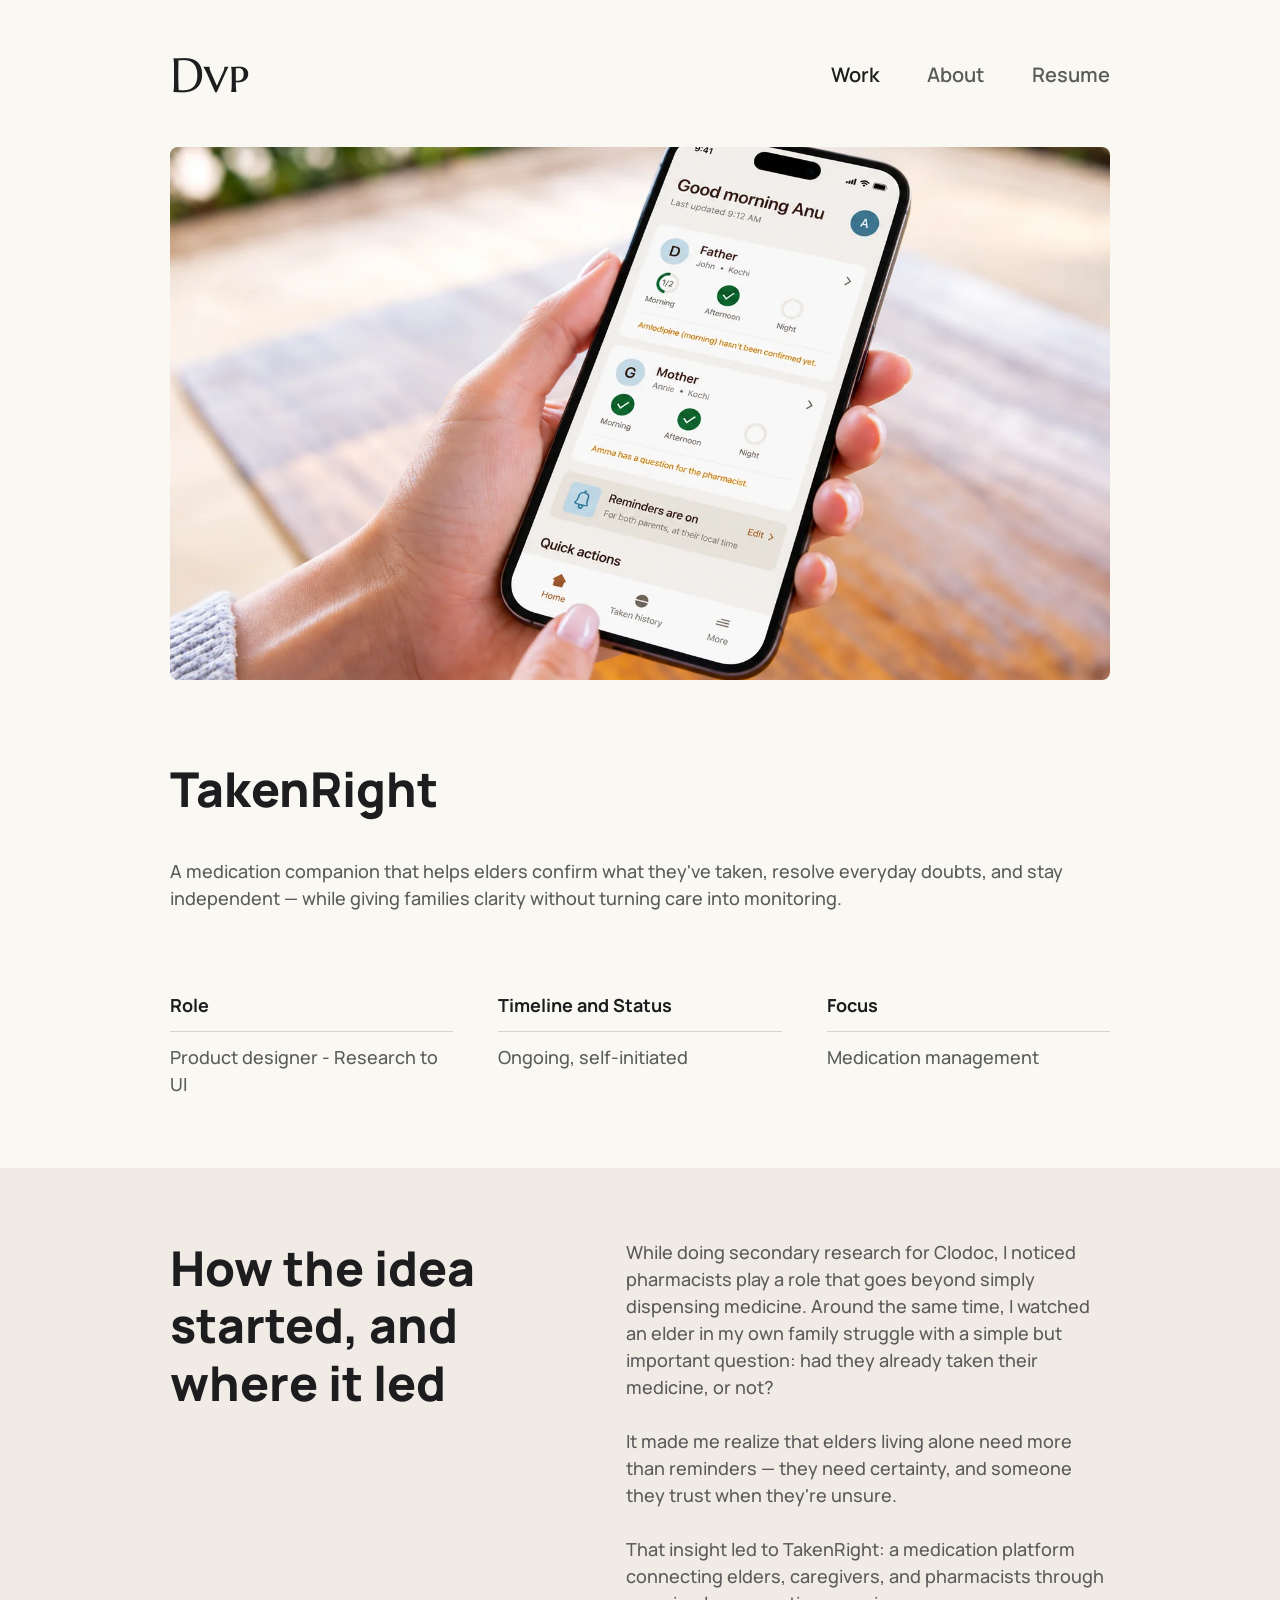
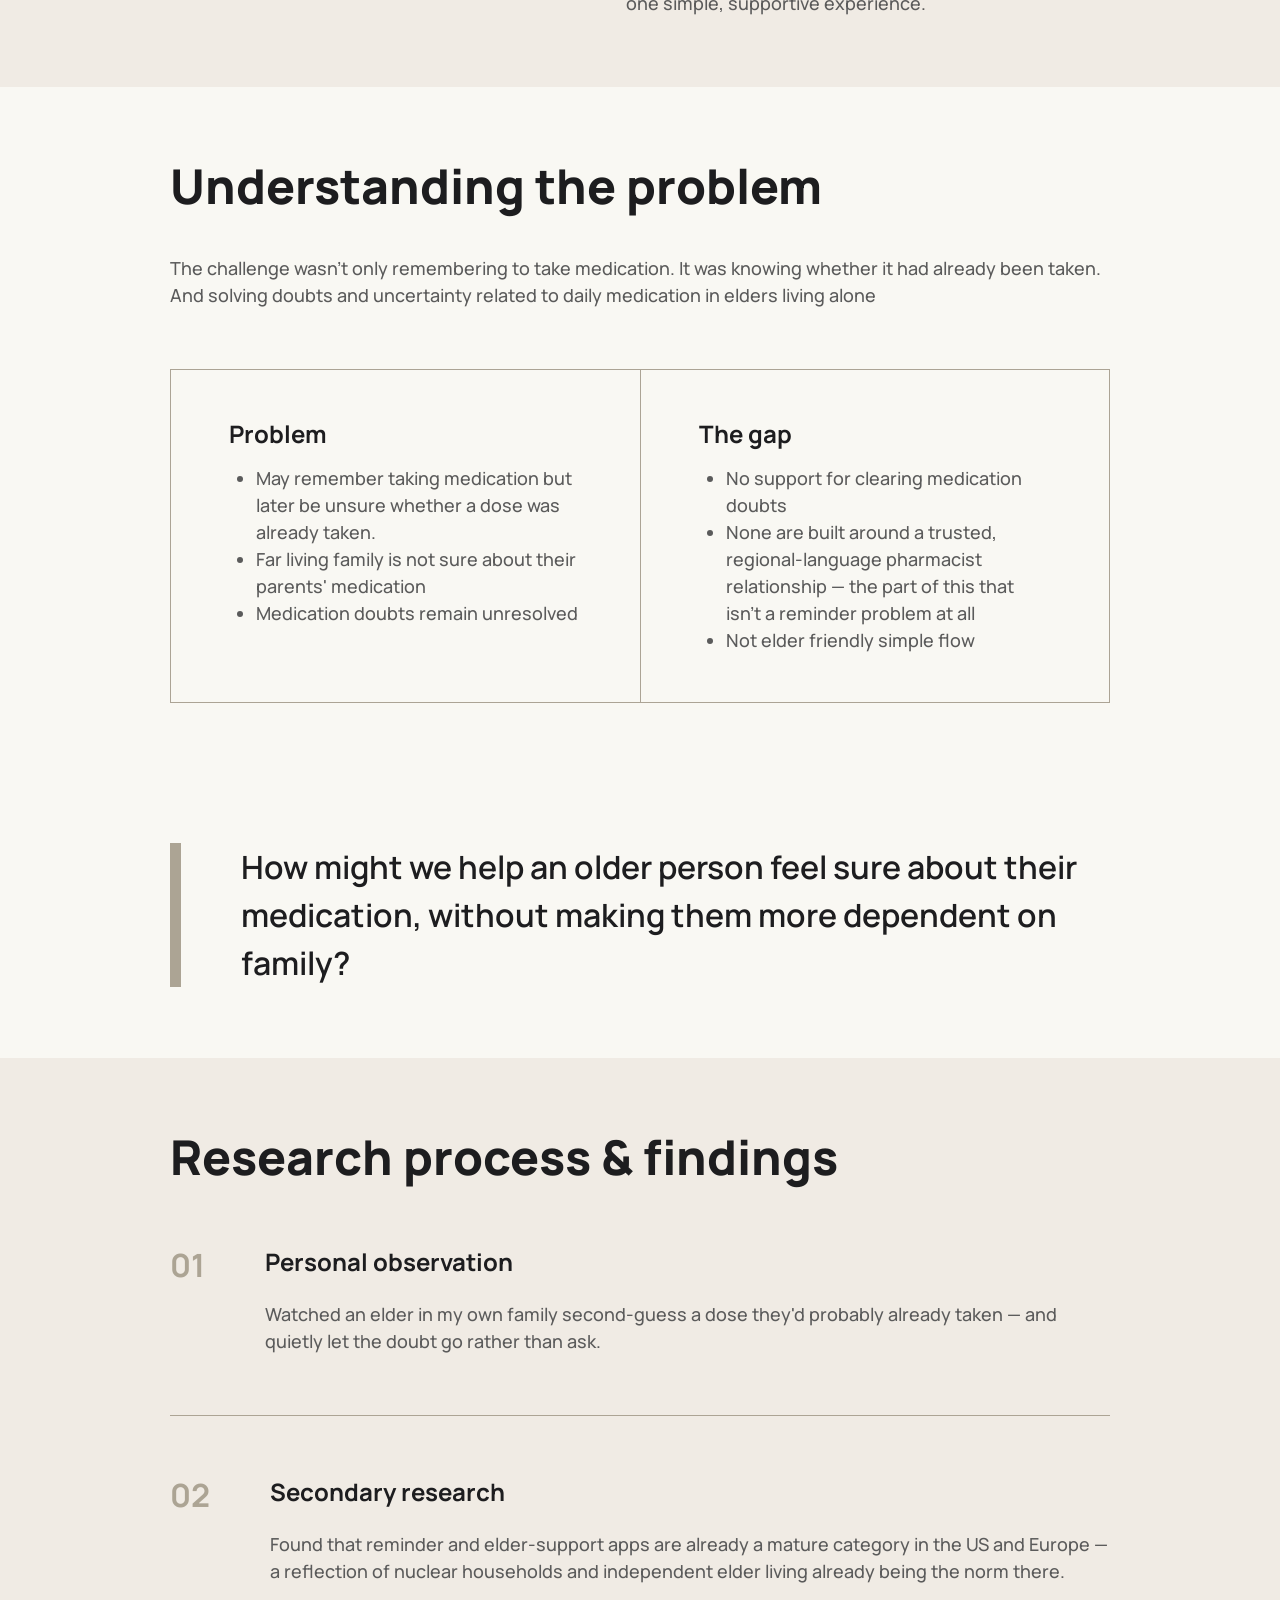
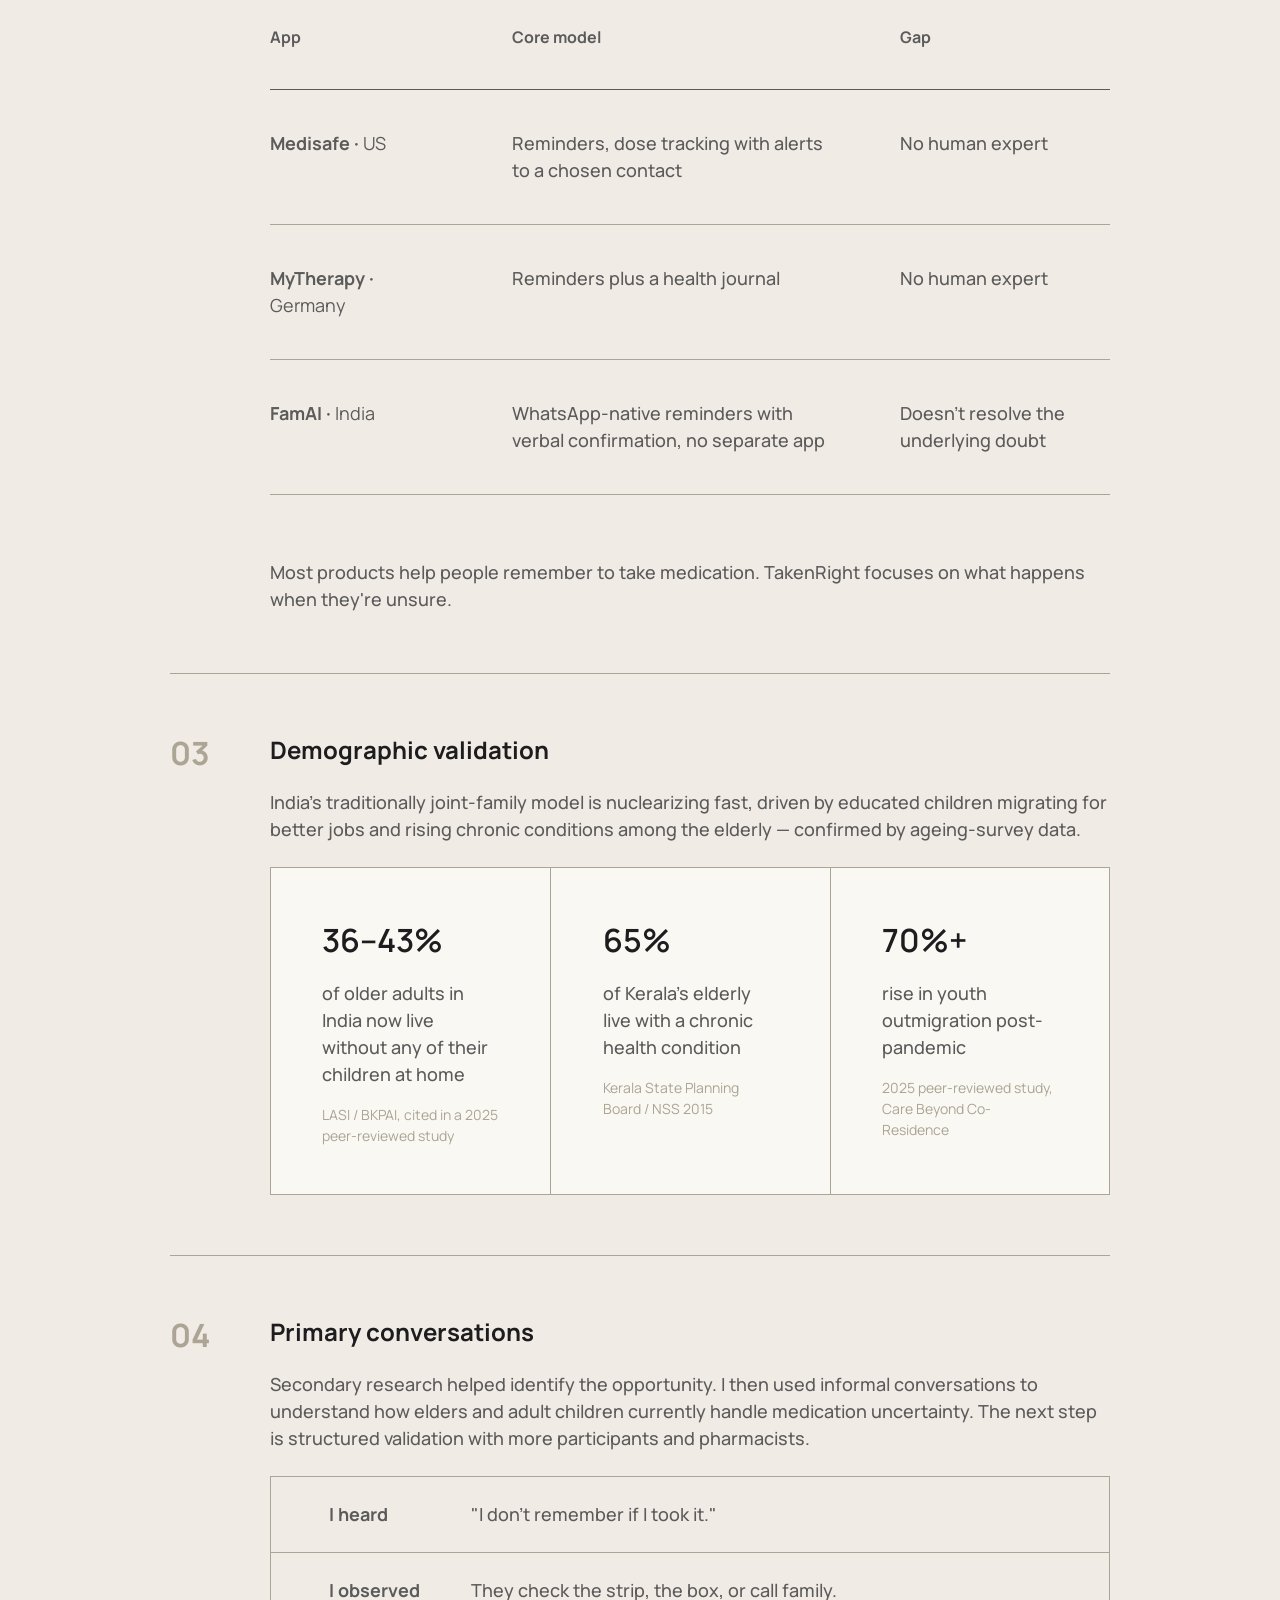
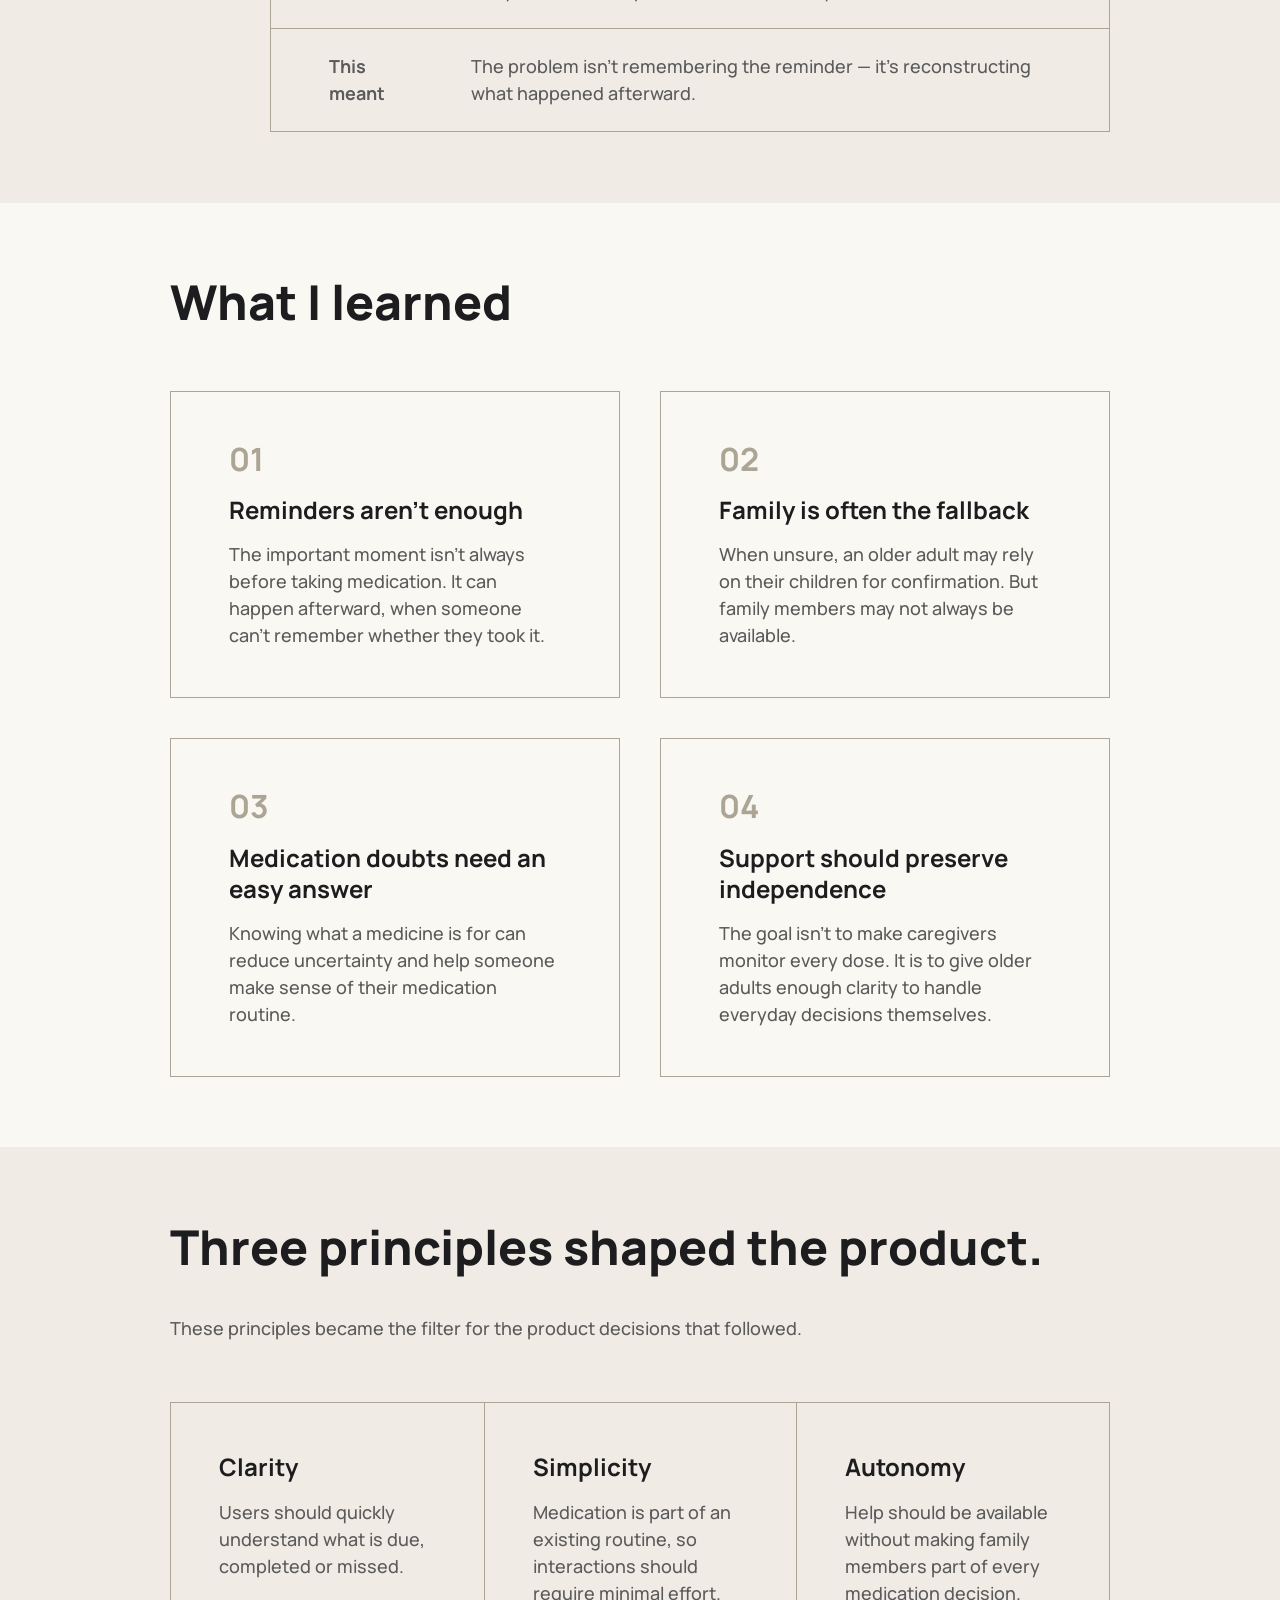
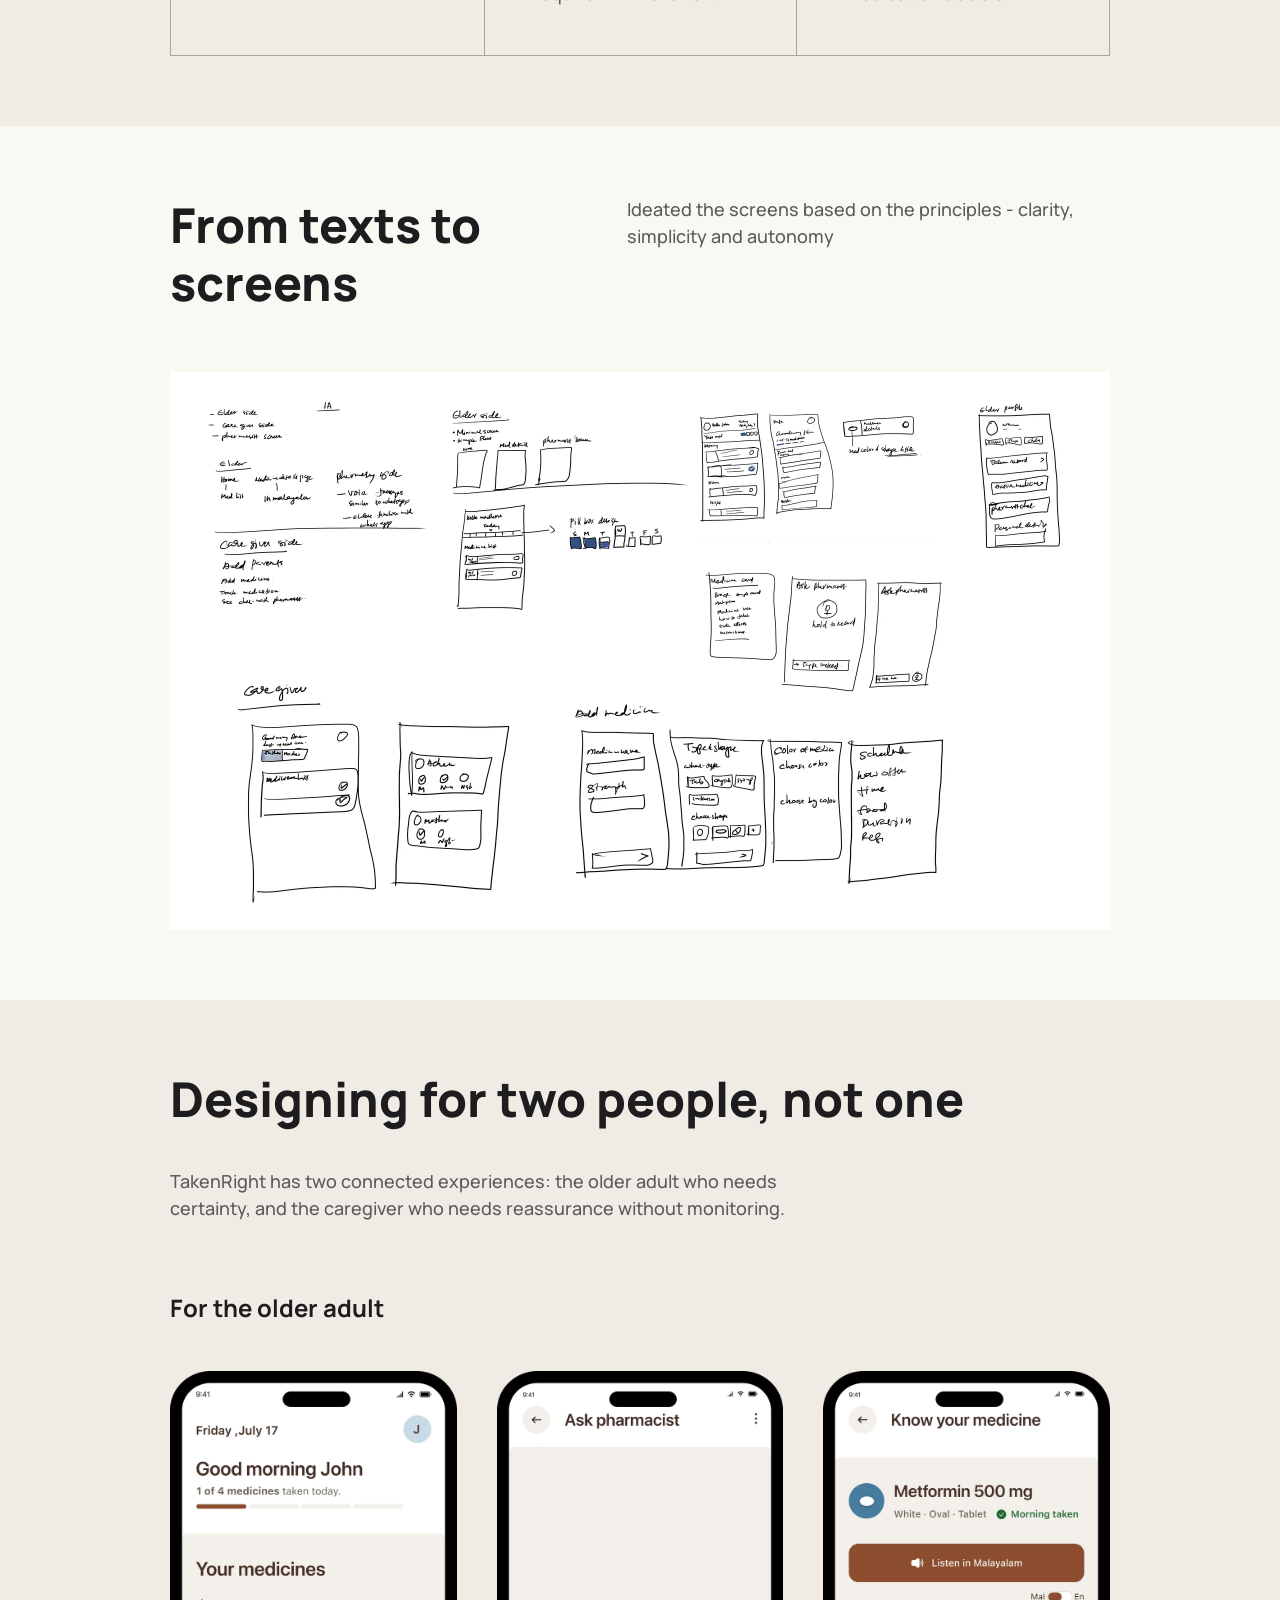
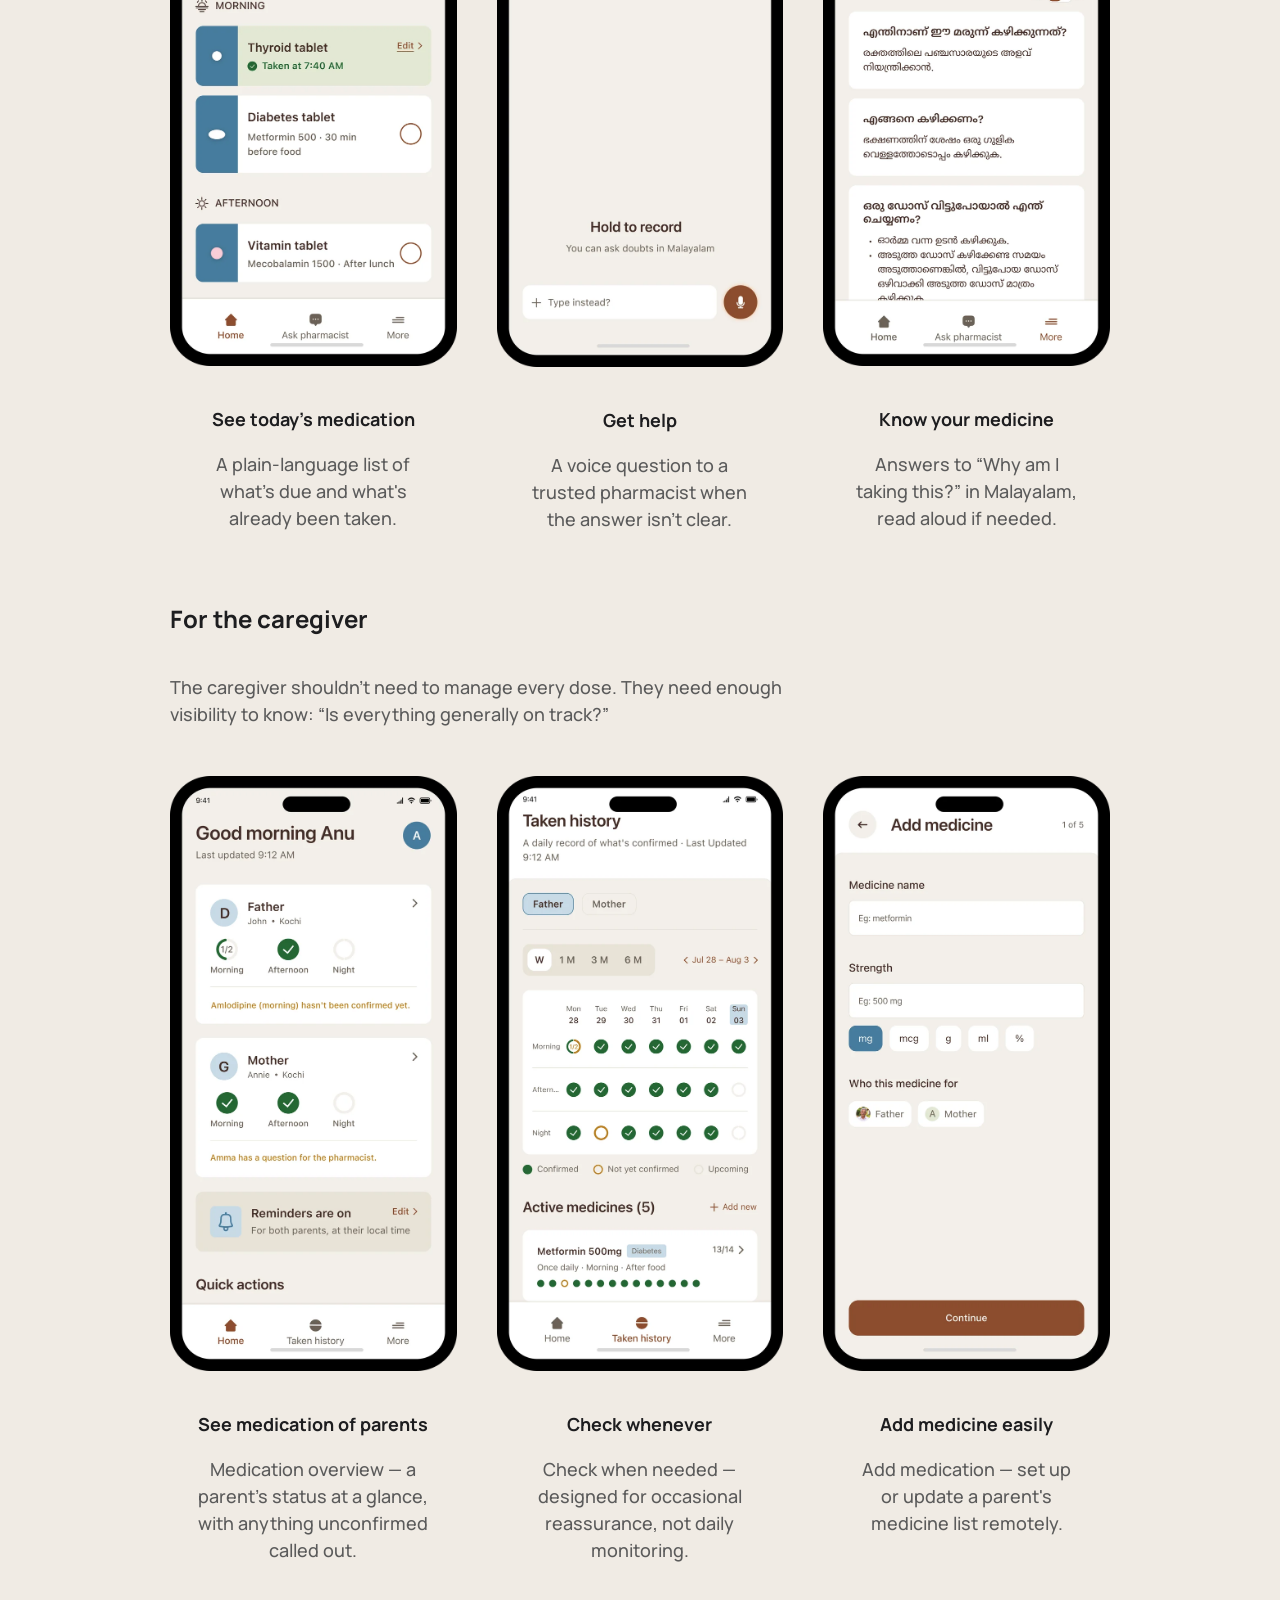
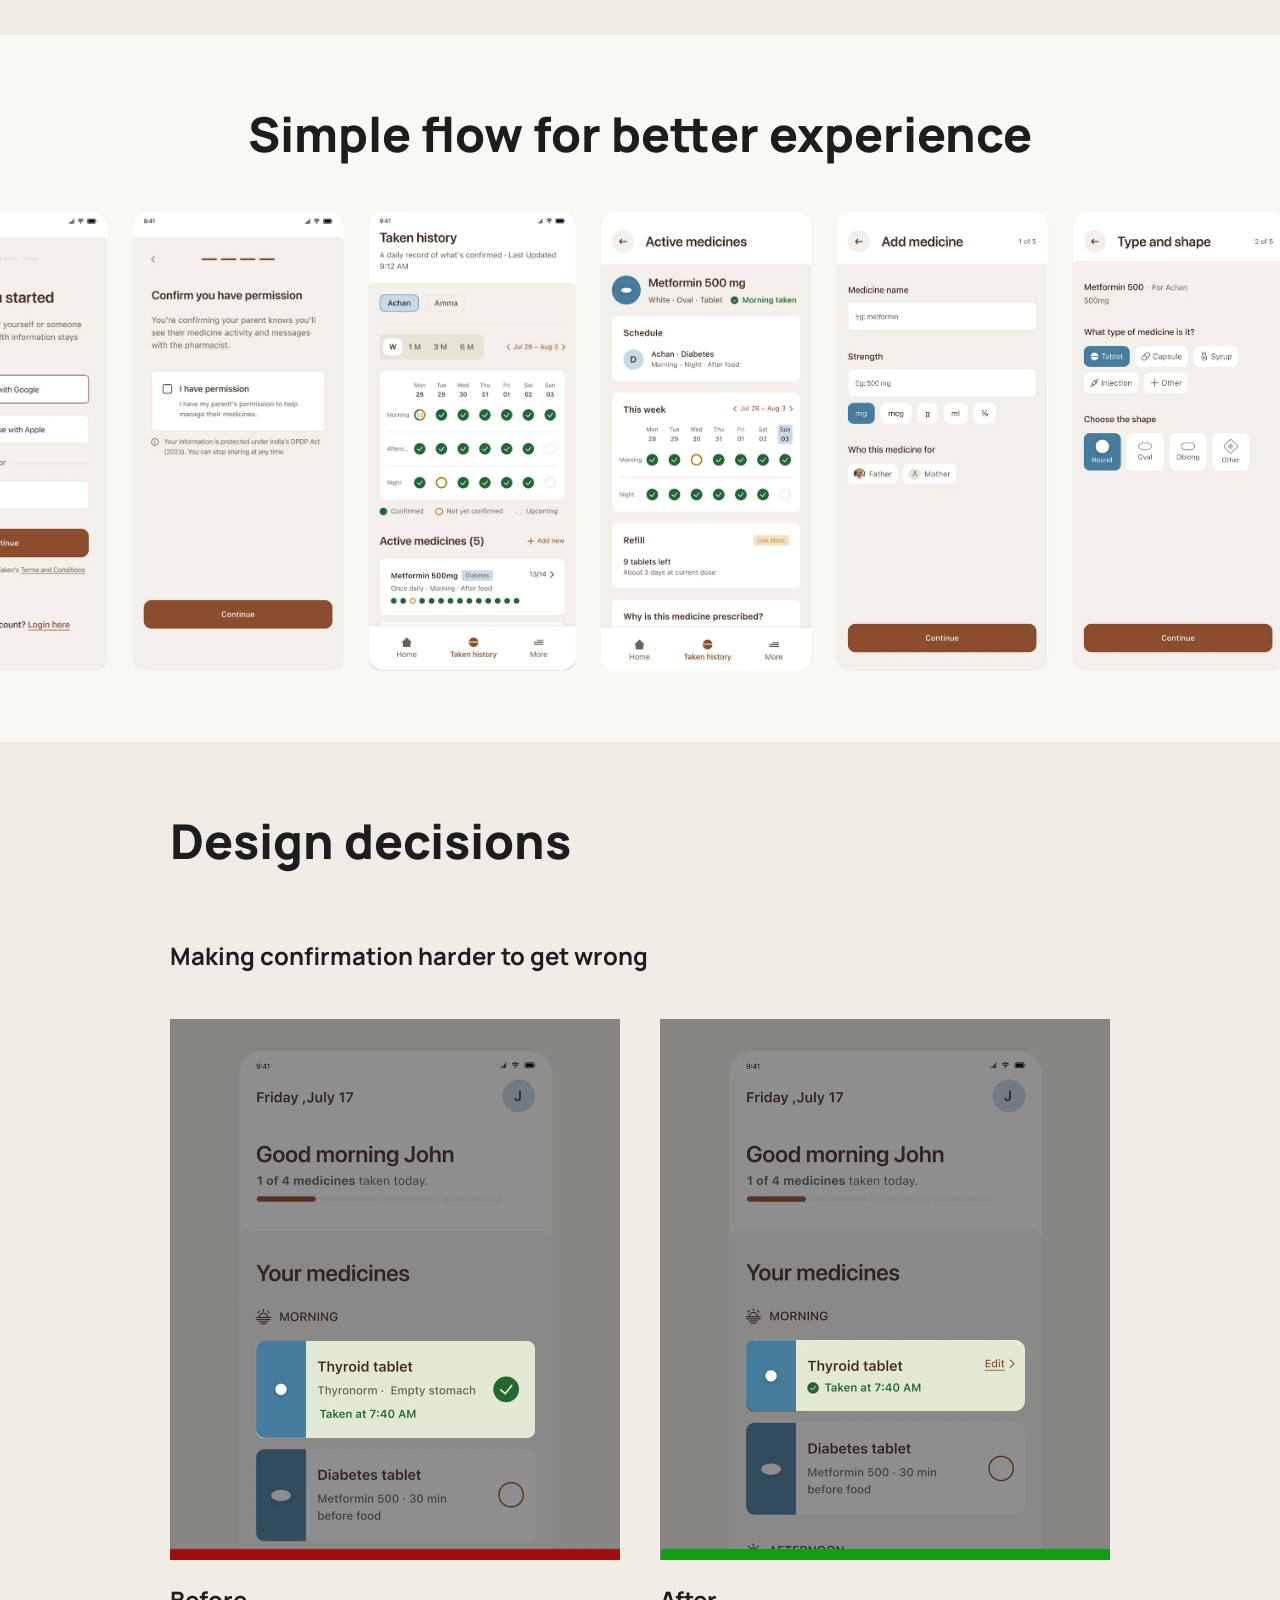
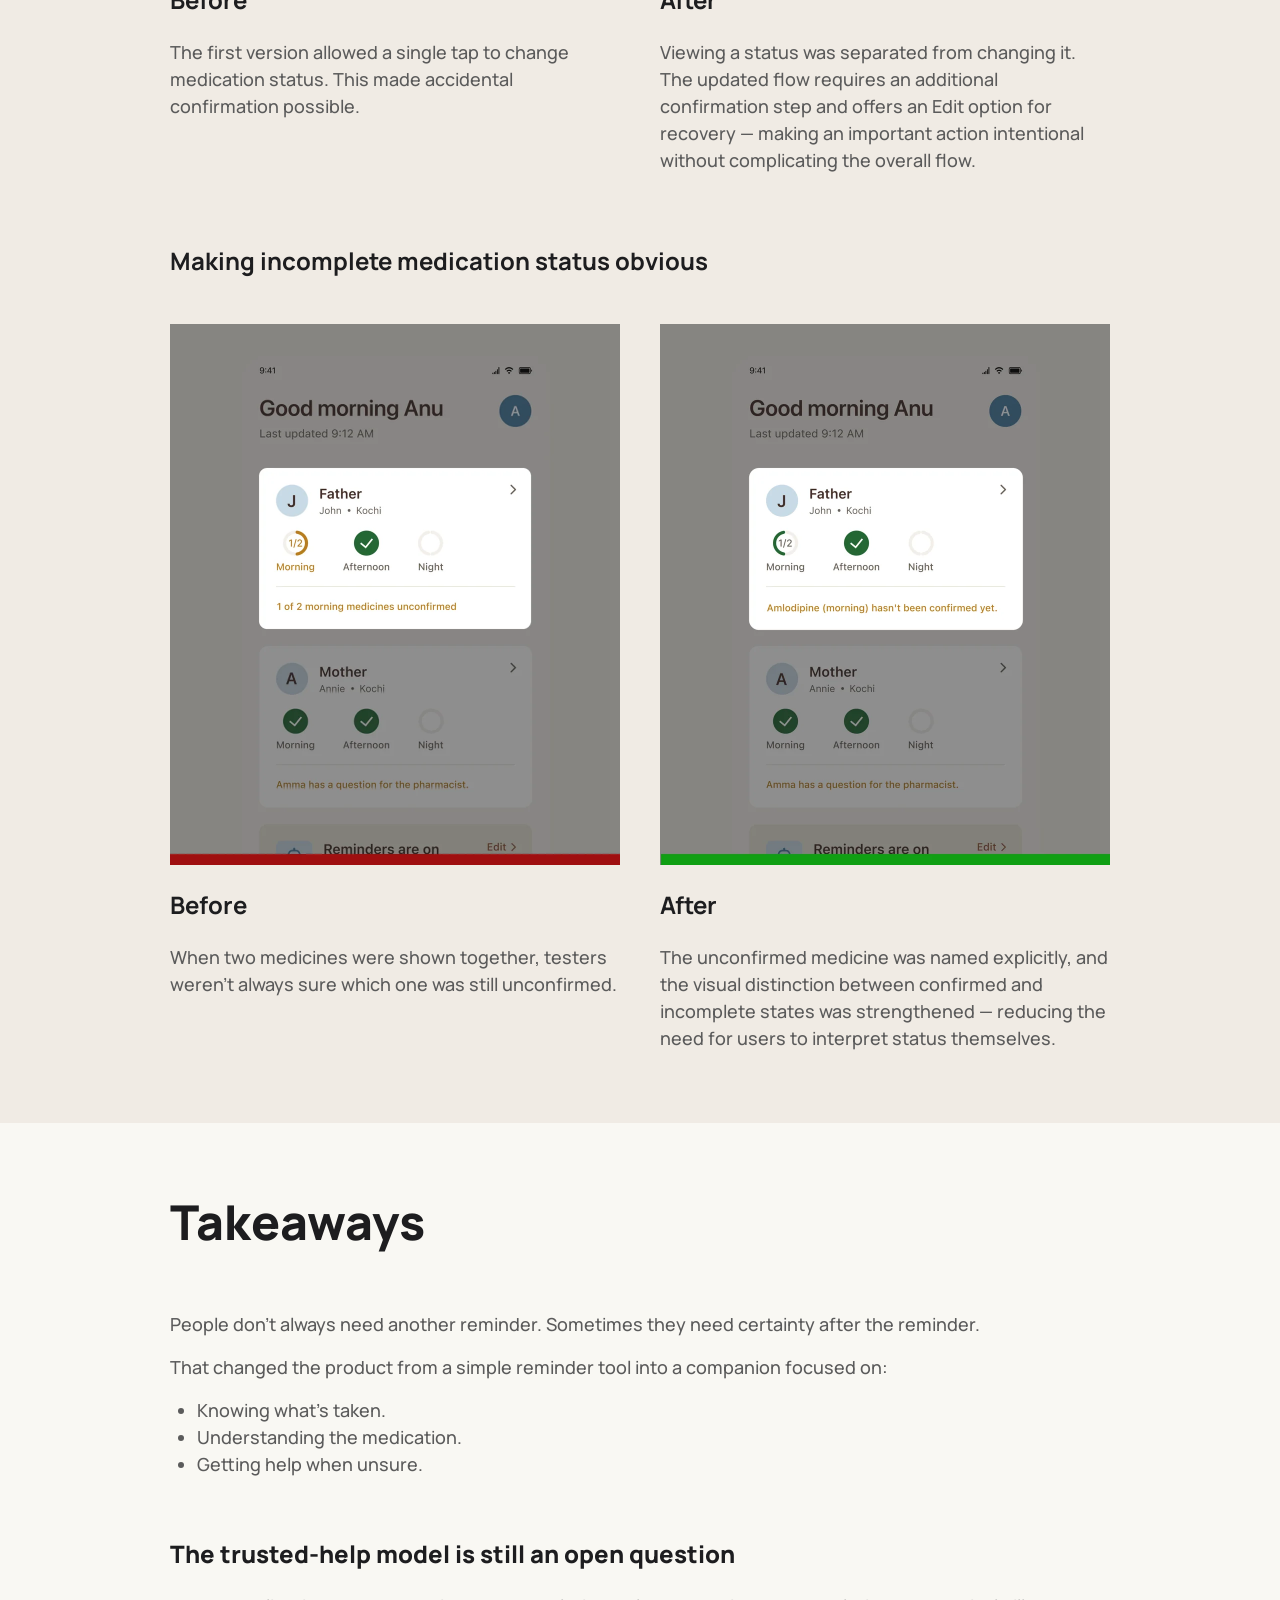
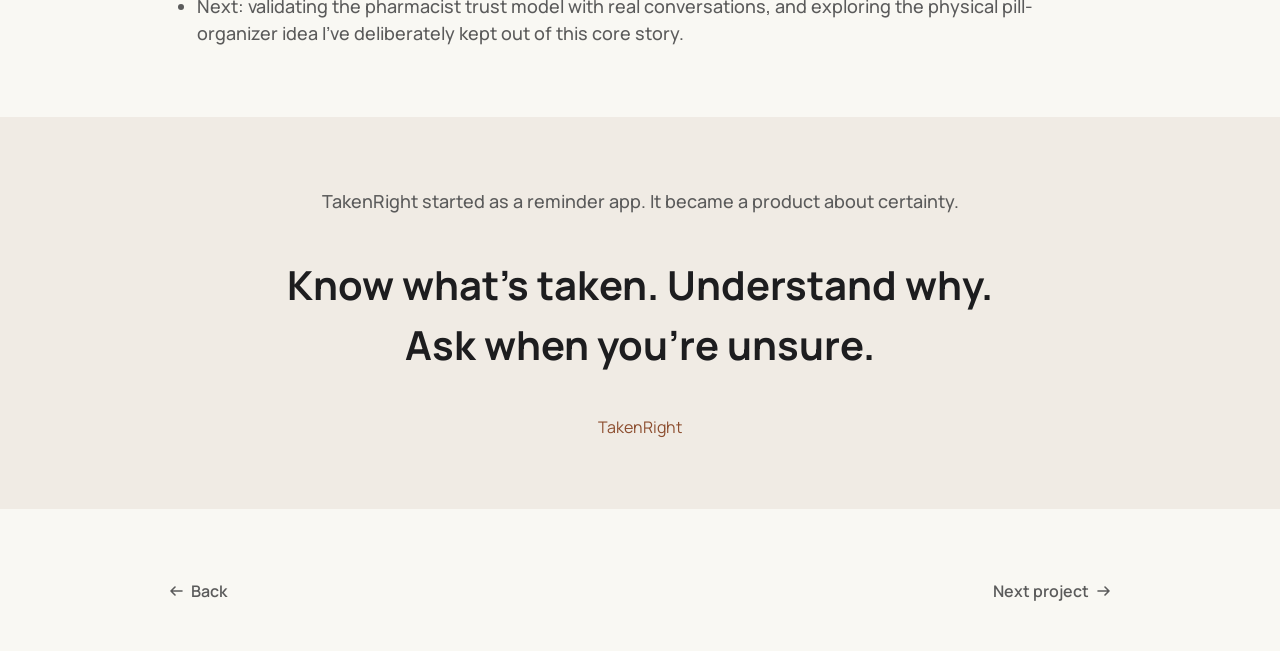
<file: takenright.html>
<!DOCTYPE html>
<html lang="en">
<head>
<meta charset="utf-8">
<meta name="viewport" content="width=device-width, initial-scale=1, viewport-fit=cover">
<title>TakenRight — Digisha V P</title>
<meta name="description" content="TakenRight case study: a medication companion that helps elders confirm what they've taken and get help when unsure.">
<link rel="preconnect" href="https://fonts.googleapis.com">
<link rel="preconnect" href="https://fonts.gstatic.com" crossorigin>
<link href="https://fonts.googleapis.com/css2?family=Manrope:wght@400;500;600;700;800&family=Marcellus+SC&display=swap" rel="stylesheet">
<link rel="stylesheet" href="assets/css/takenright.css">
</head>
<body>
<div class="in">
<header class="top"><a class="brand" href="index.html" aria-label="Home">Dvp</a><nav><ul><li><a href="index.html" aria-current="page">Work</a></li><li><a href="about.html">About</a></li><li><a href="Digisha_VP_UXUI_Designer.pdf" target="_blank" rel="noopener">Resume</a></li></ul></nav></header>
<div class="stack intro">
<img class="hero" src="assets/images/takenright/img1.webp" alt="TakenRight app on a phone" style="background:#F6E1D0">
<div class="stack" style="gap:40px"><h1>TakenRight</h1><p class="muted">A medication companion that helps elders confirm what they've taken, resolve everyday doubts, and stay independent — while giving families clarity without turning care into monitoring.</p></div>
<div class="meta"><div><b>Role</b><hr><span class="muted">Product designer - Research to UI</span></div><div><b>Timeline and Status</b><hr><span class="muted">Ongoing, self-initiated</span></div><div><b>Focus</b><hr><span class="muted">Medication management</span></div></div>
</div></div>
<section class="band" style="margin-top:var(--gap)"><div class="in"><div class="ov"><h2 style="flex-basis:354px">How the idea started, and where it led</h2><div class="txt muted">
<p>While doing secondary research for Clodoc, I noticed pharmacists play a role that goes beyond simply dispensing medicine. Around the same time, I watched an elder in my own family struggle with a simple but important question: had they already taken their medicine, or not?</p>
<p>It made me realize that elders living alone need more than reminders — they need certainty, and someone they trust when they're unsure.</p>
<p>That insight led to TakenRight: a medication platform connecting elders, caregivers, and pharmacists through one simple, supportive experience.</p></div></div></div></section>
<section class="in sec" style="padding-top:var(--gap)"><header><h2>Understanding the problem</h2><p class="muted">The challenge wasn’t only remembering to take medication. It was knowing whether it had already been taken. And solving doubts and uncertainty related to daily medication in elders living alone</p></header>
<div class="bx"><div><h3>Problem</h3><ul class="d t muted"><li>May remember taking medication but later be unsure whether a dose was already taken.</li><li>Far living family is not sure about their parents' medication</li><li>Medication doubts remain unresolved</li></ul></div>
<div><h3>The gap</h3><ul class="d t muted"><li>No support for clearing medication doubts</li><li>None are built around a trusted, regional-language pharmacist relationship — the part of this that isn't a reminder problem at all</li><li>Not elder friendly simple flow</li></ul></div></div>
<p class="quote">How might we help an older person feel sure about their medication, without making them more dependent on family?</p></section>
<section class="band" style="margin-top:var(--gap)"><div class="in sec"><h2>Research process &amp; findings</h2><div class="stk">
<div class="num"><b>01</b><div><h3>Personal observation</h3><p class="muted">Watched an elder in my own family second-guess a dose they'd probably already taken — and quietly let the doubt go rather than ask.</p></div></div>
<div class="num"><b>02</b><div><h3>Secondary research</h3><p class="muted">Found that reminder and elder-support apps are already a mature category in the US and Europe — a reflection of nuclear households and independent elder living already being the norm there.</p>
<div class="tb muted" style="margin-top:16px"><div class="r h"><span>App</span><span>Core model</span><span>Gap</span></div>
<div class="r"><b>Medisafe · <span style="font-weight:400">US</span></b><span>Reminders, dose tracking with alerts to a chosen contact</span><span>No human expert</span></div>
<div class="r"><b>MyTherapy · <span style="font-weight:400">Germany</span></b><span>Reminders plus a health journal</span><span>No human expert</span></div>
<div class="r"><b>FamAI · <span style="font-weight:400">India</span></b><span>WhatsApp-native reminders with verbal confirmation, no separate app</span><span>Doesn't resolve the underlying doubt</span></div></div>
<p class="muted">Most products help people remember to take medication. TakenRight focuses on what happens when they're unsure.</p></div></div>
<div class="num"><b>03</b><div><h3>Demographic validation</h3><p class="muted">India's traditionally joint-family model is nuclearizing fast, driven by educated children migrating for better jobs and rising chronic conditions among the elderly — confirmed by ageing-survey data.</p>
<div class="stats"><div><b>36–43%</b><span class="muted">of older adults in India now live without any of their children at home</span><small>LASI / BKPAI, cited in a 2025 peer-reviewed study</small></div><div><b>65%</b><span class="muted">of Kerala's elderly live with a chronic health condition</span><small>Kerala State Planning Board / NSS 2015</small></div><div><b>70%+</b><span class="muted">rise in youth outmigration post-pandemic</span><small>2025 peer-reviewed study, Care Beyond Co-Residence</small></div></div></div></div>
<div class="num"><b>04</b><div><h3>Primary conversations</h3><p class="muted">Secondary research helped identify the opportunity. I then used informal conversations to understand how elders and adult children currently handle medication uncertainty. The next step is structured validation with more participants and pharmacists.</p>
<div class="say muted"><div><b>I heard</b><span>"I don't remember if I took it."</span></div><div><b>I observed</b><span>They check the strip, the box, or call family.</span></div><div><b>This meant</b><span>The problem isn't remembering the reminder — it's reconstructing what happened afterward.</span></div></div></div></div>
</div></div></section>
<section class="in sec" style="padding-top:var(--gap)"><h2>What I learned</h2><div class="g2">
<div class="lc"><b>01</b><h3>Reminders aren't enough</h3><p class="muted">The important moment isn't always before taking medication. It can happen afterward, when someone can't remember whether they took it.</p></div>
<div class="lc"><b>02</b><h3>Family is often the fallback</h3><p class="muted">When unsure, an older adult may rely on their children for confirmation. But family members may not always be available.</p></div>
<div class="lc"><b>03</b><h3>Medication doubts need an easy answer</h3><p class="muted">Knowing what a medicine is for can reduce uncertainty and help someone make sense of their medication routine.</p></div>
<div class="lc"><b>04</b><h3>Support should preserve independence</h3><p class="muted">The goal isn't to make caregivers monitor every dose. It is to give older adults enough clarity to handle everyday decisions themselves.</p></div></div></section>
<section class="band" style="margin-top:var(--gap)"><div class="in sec"><header><h2>Three principles shaped the product.</h2><p class="muted">These principles became the filter for the product decisions that followed.</p></header>
<div class="pr"><div><h3>Clarity</h3><p class="muted">Users should quickly understand what is due, completed or missed.</p></div><div><h3>Simplicity</h3><p class="muted">Medication is part of an existing routine, so interactions should require minimal effort.</p></div><div><h3>Autonomy</h3><p class="muted">Help should be available without making family members part of every medication decision.</p></div></div></div></section>
<section class="in sec" style="padding-top:var(--gap)"><div class="two"><h2>From texts to screens</h2><p class="muted">Ideated the screens based on the principles - clarity, simplicity and autonomy</p></div><img class="collage" src="assets/images/takenright/img2.webp" alt="Early ideation sketches and wireframes for TakenRight"></section>
<section class="band" style="margin-top:var(--gap)"><div class="in" style="display:flex;flex-direction:column;gap:var(--gap)">
<div class="stack" style="gap:40px"><h2>Designing for two people, not one</h2><p class="muted" style="max-width:646px">TakenRight has two connected experiences: the older adult who needs certainty, and the caregiver who needs reassurance without monitoring.</p></div>
<div class="stack" style="gap:48px"><h3>For the older adult</h3>
<div class="ph3"><figure><img src="assets/images/takenright/img3.webp" alt="Today's medication list"><figcaption><b>See today’s medication</b><span class="muted">A plain-language list of what's due and what's already been taken.</span></figcaption></figure><figure><img src="assets/images/takenright/img4.webp" alt="Ask pharmacist voice note screen"><figcaption><b>Get help</b><span class="muted">A voice question to a trusted pharmacist when the answer isn't clear.</span></figcaption></figure><figure><img src="assets/images/takenright/img5.webp" alt="Know your medicine screen"><figcaption><b>Know your medicine</b><span class="muted">Answers to “Why am I taking this?” in Malayalam, read aloud if needed.</span></figcaption></figure></div></div>
<div class="stack" style="gap:48px"><div class="stack" style="gap:40px"><h3>For the caregiver</h3><p class="muted" style="max-width:646px">The caregiver shouldn't need to manage every dose. They need enough visibility to know: “Is everything generally on track?”</p></div>
<div class="ph3"><figure><img src="assets/images/takenright/img6.webp" alt="Parents' medication overview"><figcaption><b>See medication of parents</b><span class="muted">Medication overview — a parent's status at a glance, with anything unconfirmed called out.</span></figcaption></figure><figure><img src="assets/images/takenright/img7.webp" alt="Caregiver check-in screen"><figcaption><b>Check whenever</b><span class="muted">Check when needed — designed for occasional reassurance, not daily monitoring.</span></figcaption></figure><figure><img src="assets/images/takenright/img8.webp" alt="Add medication screen"><figcaption><b>Add medicine easily</b><span class="muted">Add medication — set up or update a parent's medicine list remotely.</span></figcaption></figure></div></div></div></section>
<section style="padding-top:var(--gap)"><h2 class="cnt in" style="margin-bottom:clamp(32px,4vw,48px)">Simple flow for better experience</h2><div class="marq" aria-label="TakenRight screens, moving slowly from right to left"><div class="mt"><div class="set"><img src="assets/images/takenright/img9.webp" alt="Welcome to TakenRight onboarding screen" width="500" height="1086"><img src="assets/images/takenright/img10.webp" alt="Let's get you started sign-up screen" width="500" height="1086"><img src="assets/images/takenright/img11.webp" alt="Confirm you have permission screen" width="500" height="1086"><img src="assets/images/takenright/img12.webp" alt="Taken history screen with weekly confirmation grid" width="500" height="1112"><img src="assets/images/takenright/img13.webp" alt="Active medicines detail screen" width="500" height="1086"><img src="assets/images/takenright/img14.webp" alt="Add medicine screen, step 1 of 5" width="500" height="1086"><img src="assets/images/takenright/img15.webp" alt="Type and shape screen, step 2 of 5" width="500" height="1086"><img src="assets/images/takenright/img16.webp" alt="Appearance screen, step 3 of 5" width="500" height="1086"><img src="assets/images/takenright/img17.webp" alt="Know your medicine screen in Malayalam" width="500" height="1086"><img src="assets/images/takenright/img18.webp" alt="Ask pharmacist screen with hold to record" width="500" height="1086"><img src="assets/images/takenright/img19.webp" alt="Recording a voice note to the pharmacist" width="500" height="1086"><img src="assets/images/takenright/img20.webp" alt="Reply from the pharmacist" width="500" height="1086"><img src="assets/images/takenright/img21.webp" alt="Chat history screen" width="500" height="1086"><img src="assets/images/takenright/img22.webp" alt="Medicines by conditions, sharing with WhatsApp or Gmail" width="500" height="1086"></div></div></div></section>
<section class="band" style="margin-top:var(--gap)"><div class="in" style="display:flex;flex-direction:column;gap:var(--gap)"><h2>Design decisions</h2>
<div class="stack" style="gap:48px"><h3>Making confirmation harder to get wrong</h3><div class="ba"><figure><img src="assets/images/takenright/img23.webp" alt="Earlier version: single tap changes medication status"><h3>Before</h3><p class="muted">The first version allowed a single tap to change medication status. This made accidental confirmation possible.</p></figure><figure><img src="assets/images/takenright/img24.webp" alt="Updated version with a confirmation step and Edit option"><h3>After</h3><p class="muted">Viewing a status was separated from changing it. The updated flow requires an additional confirmation step and offers an Edit option for recovery — making an important action intentional without complicating the overall flow.</p></figure></div></div>
<div class="stack" style="gap:48px"><h3>Making incomplete medication status obvious</h3><div class="ba"><figure><img src="assets/images/takenright/img25.webp" alt="Earlier version: two medicines shown together"><h3>Before</h3><p class="muted">When two medicines were shown together, testers weren't always sure which one was still unconfirmed.</p></figure><figure><img src="assets/images/takenright/img26.webp" alt="Updated version naming the unconfirmed medicine"><h3>After</h3><p class="muted">The unconfirmed medicine was named explicitly, and the visual distinction between confirmed and incomplete states was strengthened — reducing the need for users to interpret status themselves.</p></figure></div></div></div></section>
<section class="in stk" style="padding-top:var(--gap)"><h2>Takeaways</h2><div class="stack muted" style="gap:16px"><p>People don't always need another reminder. Sometimes they need certainty after the reminder.</p><p>That changed the product from a simple reminder tool into a companion focused on:</p><ul class="d t"><li>Knowing what's taken.</li><li>Understanding the medication.</li><li>Getting help when unsure.</li></ul></div>
<div class="stack" style="gap:24px"><h3 style="font-weight:800">The trusted-help model is still an open question</h3><ul class="d muted"><li>Next: validating the pharmacist trust model with real conversations, and exploring the physical pill-organizer idea I've deliberately kept out of this core story.</li></ul></div></section>
<section class="band" style="margin-top:var(--gap)"><div class="in"><div class="cl"><p class="muted">TakenRight started as a reminder app. It became a product about certainty.</p><p class="big">Know what's taken. Understand why. Ask when you're unsure.</p><p style="font-size:16px;color:#8C4D2E">TakenRight</p></div></div></section>
<div class="in"><nav class="pn" aria-label="Project navigation"><a href="clodoc.html"><svg width="13" height="10" viewBox="0 0 13 10" fill="none" stroke="currentColor" stroke-width="1.6" stroke-linecap="round" stroke-linejoin="round"><path d="M12 5H1M5 1 1 5l4 4"/></svg>Back</a><a href="clodoc.html">Next project<svg width="13" height="10" viewBox="0 0 13 10" fill="none" stroke="currentColor" stroke-width="1.6" stroke-linecap="round" stroke-linejoin="round"><path d="M1 5h11M8 1l4 4-4 4"/></svg></a></nav></div>
<script src="assets/js/takenright.js"></script>
<script src="assets/js/easter-egg.js" defer></script>
<!--
  Hey curious developer! 🕵️‍♀️
  Open the DevTools Console (F12) for a little easter egg!
  👉 dvp.help()
-->
</body>
</html>
</file>
<file: assets/css/index.css>
:root{
  color-scheme:light;
  --bg:#F9F8F3; --ink:#1D1D1F; --muted:#5B5B5B; --line:rgba(29,29,31,.14);
  --serif:'Marcellus SC',Georgia,'Times New Roman',serif;
  --sans:'Manrope',system-ui,-apple-system,'Segoe UI',Roboto,sans-serif;
  --gap:clamp(40px,5.5vw,80px);
  box-sizing:border-box;
  padding-top:env(safe-area-inset-top,0px);
  padding-bottom:env(safe-area-inset-bottom,0px);
}
html{scroll-padding-top:env(safe-area-inset-top,0px);scroll-behavior:smooth}
*,*::before,*::after{box-sizing:inherit}
body{margin:0;background:var(--bg);color:var(--ink);font-family:var(--sans);-webkit-font-smoothing:antialiased}
a{color:inherit;text-decoration:none}
.page{max-width:1180px;margin:0 auto;padding:clamp(20px,4vw,56px) clamp(20px,6vw,120px);display:flex;flex-direction:column;gap:var(--gap)}
/* nav */
.nav{display:flex;align-items:center;justify-content:space-between;gap:16px}
.brand{font-family:var(--serif);font-size:clamp(32px,4.5vw,48px);line-height:1;color:var(--ink)}
.brand:hover{color:var(--ink)}
.nav ul{display:flex;gap:clamp(20px,4.5vw,48px);list-style:none;margin:0;padding:0;font-weight:600;font-size:clamp(15px,1.9vw,20px)}
.nav nav a{color:var(--muted);transition:color .2s}
.nav nav a:hover,.nav nav a[aria-current]{color:var(--ink)}
/* hero */
  .hero{position:relative;display:flex;flex-direction:column;align-items:center;justify-content:center;text-align:center;min-height:clamp(420px,52vh,610px);padding:clamp(28px,5vw,58px) 0;overflow:hidden;border-radius:30px;cursor:url("../images/index/img1.png") 2 24, auto;isolation:isolate}
  .paint-canvas{position:absolute;inset:0;width:100%;height:100%;display:block;z-index:0;pointer-events:none}
  .hero-copy{position:relative;z-index:3;display:flex;flex-direction:column;align-items:center;gap:24px;max-width:760px;padding:20px 28px;background:rgba(249,248,243,.30);border-radius:28px;backdrop-filter:blur(2px);-webkit-backdrop-filter:blur(2px);pointer-events:none}
  h1{font-family:var(--serif);font-weight:400;font-size:clamp(44px,9vw,96px);line-height:1.1;margin:0}
  .hero p{margin:0;max-width:584px;font-weight:500;font-size:clamp(16px,1.8vw,18px);line-height:1.5;color:var(--muted)}
  @media (max-width:700px){
    .hero{min-height:390px;cursor:auto;border-radius:22px}
    .hero-copy{padding:18px 18px;border-radius:22px;background:rgba(249,248,243,.44)}
  }

/* tiles */
.work{display:flex;flex-direction:column;gap:var(--gap)}
.tile{
  position:relative;
  display:flex;
  flex-direction:column;
  gap:clamp(32px,8vw,80px);
  padding:clamp(32px,9vw,85px) clamp(20px,7.5vw,70px);
  border-radius:24px;
  overflow:hidden;
  border:1px solid rgba(255,255,255,0.55);
  box-shadow:0 4px 20px rgba(29,29,31,.04);
  transition:transform .35s cubic-bezier(0.2, 0.8, 0.2, 1),box-shadow .35s cubic-bezier(0.2, 0.8, 0.2, 1),border-color .35s ease;
  cursor:pointer;
}
.tile:hover{
  transform:translateY(-6px);
  box-shadow:0 24px 48px -10px rgba(29,29,31,.12),0 8px 18px -4px rgba(29,29,31,.06);
  border-color:rgba(255,255,255,0.95);
}
.tile:active{
  transform:translateY(-2px) scale(0.995);
  box-shadow:0 10px 24px -4px rgba(29,29,31,.10);
  transition-duration:.1s;
}
.shot-wrap{
  position:relative;
  width:100%;
  aspect-ratio:2/1;
  border-radius:16px;
  overflow:hidden;
  display:flex;
  align-items:center;
  justify-content:center;
}
.shot{
  width:100%;
  height:100%;
  aspect-ratio:2/1;
  object-fit:contain;
  border-radius:16px;
  display:block;
  transition:transform .5s cubic-bezier(0.2, 0.8, 0.2, 1);
  transform-origin:center center;
}
.t1 .shot{object-fit:cover}
.tile:hover .shot{
  transform:scale(1.025);
}
.tile:active .shot{
  transform:scale(1.008);
}
.info{display:flex;flex-direction:column;gap:16px;line-height:1.5}
.eyebrow{font-size:16px;font-weight:600;text-transform:uppercase;margin:0;letter-spacing:0.04em}
.info h2{
  font-size:clamp(22px,3.6vw,32px);
  font-weight:700;
  margin:0;
  line-height:1.4;
  transition:color .25s ease;
}
.meta{font-size:16px;font-weight:600;margin:0}
.tile-cta{
  display:inline-flex;
  align-items:center;
  align-self:flex-start;
  gap:8px;
  margin-top:6px;
  padding:10px 20px;
  border-radius:999px;
  background:rgba(255,255,255,0.72);
  backdrop-filter:blur(8px);
  -webkit-backdrop-filter:blur(8px);
  border:1px solid rgba(255,255,255,0.85);
  box-shadow:0 2px 8px rgba(29,29,31,.05);
  font-size:15px;
  font-weight:700;
  letter-spacing:-0.01em;
  transition:transform .3s cubic-bezier(0.2, 0.8, 0.2, 1),background-color .3s ease,box-shadow .3s ease;
  white-space:nowrap;
}
.tile:hover .tile-cta{
  background:#ffffff;
  box-shadow:0 6px 18px rgba(29,29,31,.12);
  transform:translateX(3px);
}
.tile:active .tile-cta{
  transform:scale(0.97);
}
.cta-arrow{
  width:16px;
  height:16px;
  display:inline-block;
  flex-shrink:0;
  transition:transform .3s cubic-bezier(0.2, 0.8, 0.2, 1);
}
.tile:hover .cta-arrow{
  transform:translateX(4px);
}
.t3:hover .cta-arrow{
  transform:translate(3px, -3px);
}

.t1{background:#D3CCFF}.t1 .eyebrow{color:#4E3EAF}.t1 .tile-cta{color:#4E3EAF}.t1:hover h2{color:#352599}
.t2{background:#C2F6C5}.t2 .eyebrow{color:#207B19}.t2 .tile-cta{color:#207B19}.t2:hover h2{color:#135c0e}
.t3{background:#CBE3FF}.t3 .eyebrow{color:#394FBA}.t3 .tile-cta{color:#394FBA}.t3:hover h2{color:#23358c}

/* footer */
footer{display:flex;flex-direction:column;gap:40px;color:var(--muted);font-size:16px}
footer hr{border:0;border-top:1px solid var(--line);margin:0;width:100%}
.foot{display:flex;flex-wrap:wrap;align-items:center;justify-content:space-between;gap:16px 48px}
.foot p{margin:0;font-weight:600;line-height:1.5}
.foot ul{display:flex;flex-wrap:wrap;gap:12px 48px;list-style:none;margin:0;padding:0;font-weight:500}
.foot a{text-decoration:underline;text-decoration-thickness:1px;text-underline-offset:3px;transition:color .2s}
.foot a:hover{color:var(--ink)}
:focus-visible{outline:2px solid #4E3EAF;outline-offset:3px;border-radius:4px}
@media (max-width:560px){.foot{flex-direction:column;align-items:flex-start}}
@media (prefers-reduced-motion:reduce){
  html{scroll-behavior:auto}
  .tile,.tile:hover,.tile:active,.shot,.tile:hover .shot,.tile-cta,.tile:hover .tile-cta,.cta-arrow,.tile:hover .cta-arrow{
    transition:none;
    transform:none;
  }
  .hero{cursor:auto}
}
</file>
<file: assets/css/about.css>
:root{color-scheme:light;--bg:#F9F8F3;--ink:#1D1D1F;--muted:#5B5B5B;--band:#F0EBE4;--taupe:#ACA494;--bd:#ACA495;--chip:#DFEBFB;--line:rgba(29,29,31,.16);
--serif:'Marcellus SC',Georgia,serif;--sans:'Manrope',system-ui,-apple-system,'Segoe UI',Roboto,sans-serif;--gap:clamp(40px,5.5vw,80px);--px:clamp(20px,6vw,120px);
box-sizing:border-box;padding-top:env(safe-area-inset-top,0px);padding-bottom:env(safe-area-inset-bottom,0px)}
html{scroll-padding-top:env(safe-area-inset-top,0px);scroll-behavior:smooth}
*,*::before,*::after{box-sizing:inherit}
body{margin:0;background:var(--bg);color:var(--ink);font-family:var(--sans);font-size:18px;line-height:1.5;-webkit-font-smoothing:antialiased}
a{color:inherit}p{margin:0}
.in{max-width:calc(940px + 2*var(--px));margin:0 auto;padding:0 var(--px)}
.top{padding-top:clamp(20px,4vw,56px);padding-bottom:clamp(24px,4vw,48px);display:flex;align-items:center;justify-content:space-between;gap:16px}
.brand{font-family:var(--serif);font-size:clamp(32px,4.5vw,48px);line-height:1;text-decoration:none;color:var(--ink)}
.brand:hover{color:var(--ink)}
.top ul{display:flex;gap:clamp(20px,4.5vw,48px);list-style:none;margin:0;padding:0;font-weight:600;font-size:clamp(15px,1.9vw,20px)}
.top nav a{text-decoration:none;color:var(--muted);transition:color .2s}.top nav a:hover,.top nav a[aria-current]{color:var(--ink)}
h1,h2{font-weight:800;font-size:clamp(32px,5vw,48px);line-height:1.2;margin:0}
h3{font-weight:700;font-size:clamp(20px,2.4vw,24px);line-height:1.3;margin:0}
.muted{color:var(--muted);font-weight:500}
.hero{display:block;width:100%;aspect-ratio:940/533;object-fit:cover;border-radius:8px;background:#E9E4DA}
.stack{display:flex;flex-direction:column}
.intro{gap:clamp(48px,8vw,80px)}
.meta{display:grid;grid-template-columns:repeat(auto-fit,minmax(220px,1fr));gap:32px 45px}
.meta div{display:flex;flex-direction:column;gap:12px}.meta b{font-weight:700}.meta hr{border:0;border-top:1px solid var(--line);margin:0;width:100%}
.nda{background:#FFF9EB;border:1px dashed #C38A21;border-radius:16px;padding:clamp(20px,4vw,32px);display:flex;gap:24px}
.nda svg{flex:none;width:29px;height:35px;margin-top:2px}.nda h3{font-size:20px;margin-bottom:11px}.nda a{text-decoration:underline}
.band{background:var(--band);padding:var(--gap) 0}
.ov{display:flex;gap:clamp(32px,8vw,113px)}.ov h2{flex:0 0 310px}.ov .txt{flex:1;display:flex;flex-direction:column;gap:27px}
.quote{margin-top:clamp(48px,8vw,80px);border-left:11px solid var(--taupe);padding-left:clamp(20px,5vw,60px);font-size:clamp(20px,3vw,32px);font-weight:600;line-height:1.5}
.sec{display:flex;flex-direction:column;gap:60px}.sec header{display:flex;flex-direction:column;gap:40px}
hr.l{border:0;border-top:1px solid var(--line);margin:0}
.tl{list-style:none;margin:0;padding:0 0 0 clamp(36px,8vw,76px);position:relative}
.tl::before{content:"";position:absolute;left:7.75px;top:10px;bottom:10px;width:.5px;background:var(--taupe)}
.tl li{position:relative;display:flex;flex-direction:column;gap:24px;padding:24px 0;border-bottom:1px solid var(--line)}
.tl li:first-child{padding-top:0}.tl li:last-child{border:0;padding-bottom:0}
.tl li::before{content:"";position:absolute;left:calc(-1*clamp(36px,8vw,76px) + 1px);top:6px;width:14px;height:14px;border-radius:50%;background:var(--taupe);box-shadow:0 0 0 4px var(--bg)}
.tl li:first-child::before{top:6px}
.cards{display:flex;flex-direction:column;gap:60px}
.card{background:var(--bg);border:1px solid var(--bd);padding:clamp(28px,7vw,66px) clamp(20px,6.3vw,59px);display:flex;flex-direction:column;gap:28px}
.tag{font-weight:700;color:var(--taupe)}.card h3{font-weight:600;margin-top:-16px;line-height:1.5}
.sub{font-size:16px;font-weight:700;color:var(--muted)}
.chip{display:inline-block;background:var(--chip);border-radius:4px;padding:12px 16px;font-size:14px;font-weight:500;color:var(--muted);line-height:1.3}
.chip.b{background:#FBEDDF}
.flow{list-style:none;margin:0;padding:0;display:flex;flex-wrap:wrap;gap:12px 8px;align-items:center}
.flow li{display:flex;align-items:center;gap:8px}.flow li:not(:last-child)::after{content:"→";color:var(--muted);font-size:18px}
.vflow{display:flex;flex-direction:column;align-items:flex-start;gap:10px;color:var(--muted)}
.vflow .r{display:flex;flex-wrap:wrap;gap:12px}
.learn{border:1px solid var(--bd);margin-top:clamp(48px,8vw,80px)}
.learn div{padding:24px clamp(20px,6vw,58px);border-bottom:1px solid var(--bd);display:flex;flex-direction:column;gap:8px}.learn div:last-child{border:0}
.pn{display:flex;justify-content:space-between;gap:16px;padding:var(--gap) 0 clamp(28px,4vw,48px);color:var(--muted);font-size:16px;font-weight:600}
.pn a{display:flex;align-items:center;gap:8px;text-decoration:none;transition:color .2s}.pn a:hover{color:var(--ink)}
:focus-visible{outline:2px solid #4E3EAF;outline-offset:3px;border-radius:4px}
@media(max-width:820px){.ov{flex-direction:column}.ov h2{flex:none}}
@media(prefers-reduced-motion:reduce){html{scroll-behavior:auto}}

.abt{display:flex;gap:clamp(28px,6vw,80px);align-items:center}.abt .pic{flex:0 0 470px;max-width:470px}.abt .pic img{display:block;width:100%;height:auto;border-radius:8px}
.abt .tx{display:flex;flex-direction:column;gap:24px;max-width:390px}.abt h1{margin-bottom:6px}.lead{font-size:clamp(16px,1.9vw,19px);font-weight:600;line-height:1.5;color:var(--ink);margin-top:16px;position:relative;padding-left:34px}.lead svg{position:absolute;left:0;top:1px;width:22px;height:17px;flex:none}
.p{color:#444;font-weight:500}
.rows{display:flex;flex-direction:column}.rows .r{display:grid;grid-template-columns:170px 1.15fr 1.3fr;gap:0 clamp(24px,5vw,80px);padding:24px clamp(20px,6vw,58px);border-bottom:1px solid var(--bd);color:#444}.rows .r:last-child{border:0}.rows .r b{font-weight:700}
.rows.ed .r{grid-template-columns:1.2fr 1.6fr .6fr}
.gal{display:grid;grid-template-columns:repeat(3,1fr);gap:24px}.gal2{display:grid;grid-template-columns:1fr 1fr;gap:24px;margin-top:24px}.gal img,.gal2 img{display:block;width:100%;height:100%;object-fit:cover;border-radius:4px}
@media(max-width:820px){.abt{flex-direction:column;align-items:flex-start}.abt .pic{flex:none;max-width:100%;width:100%}.abt .tx{max-width:none}}
@media(max-width:640px){.rows .r,.rows.ed .r{grid-template-columns:1fr;gap:4px}.gal{grid-template-columns:1fr 1fr}.gal2{grid-template-columns:1fr}}
.ft{display:flex;flex-direction:column;gap:40px;color:var(--muted);font-size:16px;padding:var(--gap) 0 clamp(28px,4vw,48px)}.ft hr{border:0;border-top:1px solid var(--line);margin:0}
.foot{display:flex;flex-wrap:wrap;align-items:center;justify-content:space-between;gap:16px 48px}.foot p{margin:0;font-weight:600}.foot ul{display:flex;flex-wrap:wrap;gap:12px 48px;list-style:none;margin:0;padding:0;font-weight:500}.foot a{text-decoration:underline;text-decoration-thickness:1px;text-underline-offset:3px;transition:color .2s}.foot a:hover{color:var(--ink)}
</file>
<file: assets/css/clodoc.css>
:root{color-scheme:light;--bg:#F9F8F3;--ink:#1D1D1F;--muted:#5B5B5B;--band:#F0EBE4;--taupe:#ACA494;--bd:#ACA495;--chip:#DFEBFB;--line:rgba(29,29,31,.16);
--serif:'Marcellus SC',Georgia,serif;--sans:'Manrope',system-ui,-apple-system,'Segoe UI',Roboto,sans-serif;--gap:clamp(40px,5.5vw,80px);--px:clamp(20px,6vw,120px);
box-sizing:border-box;padding-top:env(safe-area-inset-top,0px);padding-bottom:env(safe-area-inset-bottom,0px)}
html{scroll-padding-top:env(safe-area-inset-top,0px);scroll-behavior:smooth}
*,*::before,*::after{box-sizing:inherit}
body{margin:0;background:var(--bg);color:var(--ink);font-family:var(--sans);font-size:18px;line-height:1.5;-webkit-font-smoothing:antialiased}
a{color:inherit}p{margin:0}
.in{max-width:calc(940px + 2*var(--px));margin:0 auto;padding:0 var(--px)}
.top{padding-top:clamp(20px,4vw,56px);padding-bottom:clamp(24px,4vw,48px);display:flex;align-items:center;justify-content:space-between;gap:16px}
.brand{font-family:var(--serif);font-size:clamp(32px,4.5vw,48px);line-height:1;text-decoration:none;color:var(--ink)}
.brand:hover{color:var(--ink)}
.top ul{display:flex;gap:clamp(20px,4.5vw,48px);list-style:none;margin:0;padding:0;font-weight:600;font-size:clamp(15px,1.9vw,20px)}
.top nav a{text-decoration:none;color:var(--muted);transition:color .2s}.top nav a:hover,.top nav a[aria-current]{color:var(--ink)}
h1,h2{font-weight:800;font-size:clamp(32px,5vw,48px);line-height:1.2;margin:0}
h3{font-weight:700;font-size:clamp(20px,2.4vw,24px);line-height:1.3;margin:0}
.muted{color:var(--muted);font-weight:500}
.hero{display:block;width:100%;aspect-ratio:940/533;object-fit:cover;border-radius:8px;background:#E9E4DA}
.stack{display:flex;flex-direction:column}
.intro{gap:clamp(48px,8vw,80px)}
.meta{display:grid;grid-template-columns:repeat(auto-fit,minmax(220px,1fr));gap:32px 45px}
.meta div{display:flex;flex-direction:column;gap:12px}.meta b{font-weight:700}.meta hr{border:0;border-top:1px solid var(--line);margin:0;width:100%}
.nda{background:#FFF9EB;border:1px dashed #C38A21;border-radius:16px;padding:clamp(20px,4vw,32px);display:flex;gap:24px}
.nda svg{flex:none;width:29px;height:35px;margin-top:2px}.nda h3{font-size:20px;margin-bottom:11px}.nda a{text-decoration:underline}
.band{background:var(--band);padding:var(--gap) 0}
.ov{display:flex;gap:clamp(32px,8vw,113px)}.ov h2{flex:0 0 310px}.ov .txt{flex:1;display:flex;flex-direction:column;gap:27px}
.quote{margin-top:clamp(48px,8vw,80px);border-left:11px solid var(--taupe);padding-left:clamp(20px,5vw,60px);font-size:clamp(20px,3vw,32px);font-weight:600;line-height:1.5}
.sec{display:flex;flex-direction:column;gap:60px}.sec header{display:flex;flex-direction:column;gap:40px}
hr.l{border:0;border-top:1px solid var(--line);margin:0}
.tl{list-style:none;margin:0;padding:0 0 0 clamp(36px,8vw,76px);position:relative}
.tl::before{content:"";position:absolute;left:7.75px;top:10px;bottom:10px;width:.5px;background:var(--taupe)}
.tl li{position:relative;display:flex;flex-direction:column;gap:24px;padding:24px 0;border-bottom:1px solid var(--line)}
.tl li:first-child{padding-top:0}.tl li:last-child{border:0;padding-bottom:0}
.tl li::before{content:"";position:absolute;left:calc(-1*clamp(36px,8vw,76px) + 1px);top:6px;width:14px;height:14px;border-radius:50%;background:var(--taupe);box-shadow:0 0 0 4px var(--bg)}
.tl li:first-child::before{top:6px}
.cards{display:flex;flex-direction:column;gap:60px}
.card{background:var(--bg);border:1px solid var(--bd);padding:clamp(28px,7vw,66px) clamp(20px,6.3vw,59px);display:flex;flex-direction:column;gap:28px}
.tag{font-weight:700;color:var(--taupe)}.card h3{font-weight:600;margin-top:-16px;line-height:1.5}
.sub{font-size:16px;font-weight:700;color:var(--muted)}
.chip{display:inline-block;background:var(--chip);border-radius:4px;padding:12px 16px;font-size:14px;font-weight:500;color:var(--muted);line-height:1.3}
.chip.b{background:#FBEDDF}
.flow{list-style:none;margin:0;padding:0;display:flex;flex-wrap:wrap;gap:12px 8px;align-items:center}
.flow li{display:flex;align-items:center;gap:8px}.flow li:not(:last-child)::after{content:"→";color:var(--muted);font-size:18px}
.vflow{display:flex;flex-direction:column;align-items:flex-start;gap:10px;color:var(--muted)}
.vflow .r{display:flex;flex-wrap:wrap;gap:12px}
.fig{overflow-x:auto}.fig img{display:block;height:auto}.fig .tracker{width:100%;max-width:690px;min-width:560px}.fig .rx{width:100%;max-width:446px;min-width:380px}
.learn{border:1px solid var(--bd);margin-top:clamp(48px,8vw,80px)}
.learn div{padding:24px clamp(20px,6vw,58px);border-bottom:1px solid var(--bd);display:flex;flex-direction:column;gap:8px}.learn div:last-child{border:0}
.pn{display:flex;justify-content:space-between;gap:16px;padding:var(--gap) 0 clamp(28px,4vw,48px);color:var(--muted);font-size:16px;font-weight:600}
.pn a{display:flex;align-items:center;gap:8px;text-decoration:none;transition:color .2s}.pn a:hover{color:var(--ink)}
:focus-visible{outline:2px solid #4E3EAF;outline-offset:3px;border-radius:4px}
@media(max-width:820px){.ov{flex-direction:column}.ov h2{flex:none}}
@media(prefers-reduced-motion:reduce){html{scroll-behavior:auto}}
</file>
<file: assets/css/takenright.css>
:root{color-scheme:light;--bg:#F9F8F3;--ink:#1D1D1F;--muted:#5B5B5B;--band:#F0EBE4;--taupe:#ACA494;--bd:#ACA495;--chip:#DFEBFB;--line:rgba(29,29,31,.16);
--serif:'Marcellus SC',Georgia,serif;--sans:'Manrope',system-ui,-apple-system,'Segoe UI',Roboto,sans-serif;--gap:clamp(40px,5.5vw,80px);--px:clamp(20px,6vw,120px);
box-sizing:border-box;padding-top:env(safe-area-inset-top,0px);padding-bottom:env(safe-area-inset-bottom,0px)}
html{scroll-padding-top:env(safe-area-inset-top,0px);scroll-behavior:smooth}
*,*::before,*::after{box-sizing:inherit}
body{margin:0;background:var(--bg);color:var(--ink);font-family:var(--sans);font-size:18px;line-height:1.5;-webkit-font-smoothing:antialiased}
a{color:inherit}p{margin:0}
.in{max-width:calc(940px + 2*var(--px));margin:0 auto;padding:0 var(--px)}
.top{padding-top:clamp(20px,4vw,56px);padding-bottom:clamp(24px,4vw,48px);display:flex;align-items:center;justify-content:space-between;gap:16px}
.brand{font-family:var(--serif);font-size:clamp(32px,4.5vw,48px);line-height:1;text-decoration:none;color:var(--ink)}
.brand:hover{color:var(--ink)}
.top ul{display:flex;gap:clamp(20px,4.5vw,48px);list-style:none;margin:0;padding:0;font-weight:600;font-size:clamp(15px,1.9vw,20px)}
.top nav a{text-decoration:none;color:var(--muted);transition:color .2s}.top nav a:hover,.top nav a[aria-current]{color:var(--ink)}
h1,h2{font-weight:800;font-size:clamp(32px,5vw,48px);line-height:1.2;margin:0}
h3{font-weight:700;font-size:clamp(20px,2.4vw,24px);line-height:1.3;margin:0}
.muted{color:var(--muted);font-weight:500}
.hero{display:block;width:100%;aspect-ratio:940/533;object-fit:cover;border-radius:8px;background:#E9E4DA}
.stack{display:flex;flex-direction:column}
.intro{gap:clamp(48px,8vw,80px)}
.meta{display:grid;grid-template-columns:repeat(auto-fit,minmax(220px,1fr));gap:32px 45px}
.meta div{display:flex;flex-direction:column;gap:12px}.meta b{font-weight:700}.meta hr{border:0;border-top:1px solid var(--line);margin:0;width:100%}
.nda{background:#FFF9EB;border:1px dashed #C38A21;border-radius:16px;padding:clamp(20px,4vw,32px);display:flex;gap:24px}
.nda svg{flex:none;width:29px;height:35px;margin-top:2px}.nda h3{font-size:20px;margin-bottom:11px}.nda a{text-decoration:underline}
.band{background:var(--band);padding:var(--gap) 0}
.ov{display:flex;gap:clamp(32px,8vw,113px)}.ov h2{flex:0 0 310px}.ov .txt{flex:1;display:flex;flex-direction:column;gap:27px}
.quote{margin-top:clamp(48px,8vw,80px);border-left:11px solid var(--taupe);padding-left:clamp(20px,5vw,60px);font-size:clamp(20px,3vw,32px);font-weight:600;line-height:1.5}
.sec{display:flex;flex-direction:column;gap:60px}.sec header{display:flex;flex-direction:column;gap:40px}
hr.l{border:0;border-top:1px solid var(--line);margin:0}
.tl{list-style:none;margin:0;padding:0 0 0 clamp(36px,8vw,76px);position:relative}
.tl::before{content:"";position:absolute;left:7.75px;top:10px;bottom:10px;width:.5px;background:var(--taupe)}
.tl li{position:relative;display:flex;flex-direction:column;gap:24px;padding:24px 0;border-bottom:1px solid var(--line)}
.tl li:first-child{padding-top:0}.tl li:last-child{border:0;padding-bottom:0}
.tl li::before{content:"";position:absolute;left:calc(-1*clamp(36px,8vw,76px) + 1px);top:6px;width:14px;height:14px;border-radius:50%;background:var(--taupe);box-shadow:0 0 0 4px var(--bg)}
.tl li:first-child::before{top:6px}
.cards{display:flex;flex-direction:column;gap:60px}
.card{background:var(--bg);border:1px solid var(--bd);padding:clamp(28px,7vw,66px) clamp(20px,6.3vw,59px);display:flex;flex-direction:column;gap:28px}
.tag{font-weight:700;color:var(--taupe)}.card h3{font-weight:600;margin-top:-16px;line-height:1.5}
.sub{font-size:16px;font-weight:700;color:var(--muted)}
.chip{display:inline-block;background:var(--chip);border-radius:4px;padding:12px 16px;font-size:14px;font-weight:500;color:var(--muted);line-height:1.3}
.chip.b{background:#FBEDDF}
.flow{list-style:none;margin:0;padding:0;display:flex;flex-wrap:wrap;gap:12px 8px;align-items:center}
.flow li{display:flex;align-items:center;gap:8px}.flow li:not(:last-child)::after{content:"→";color:var(--muted);font-size:18px}
.vflow{display:flex;flex-direction:column;align-items:flex-start;gap:10px;color:var(--muted)}
.vflow .r{display:flex;flex-wrap:wrap;gap:12px}
.learn{border:1px solid var(--bd);margin-top:clamp(48px,8vw,80px)}
.learn div{padding:24px clamp(20px,6vw,58px);border-bottom:1px solid var(--bd);display:flex;flex-direction:column;gap:8px}.learn div:last-child{border:0}
.pn{display:flex;justify-content:space-between;gap:16px;padding:var(--gap) 0 clamp(28px,4vw,48px);color:var(--muted);font-size:16px;font-weight:600}
.pn a{display:flex;align-items:center;gap:8px;text-decoration:none;transition:color .2s}.pn a:hover{color:var(--ink)}
:focus-visible{outline:2px solid #4E3EAF;outline-offset:3px;border-radius:4px}
@media(max-width:820px){.ov{flex-direction:column}.ov h2{flex:none}}
@media(prefers-reduced-motion:reduce){html{scroll-behavior:auto}}

.bx{display:grid;grid-template-columns:1fr 1fr;border:1px solid var(--bd)}.bx>div{padding:clamp(24px,5vw,48px) clamp(20px,6vw,58px);display:flex;flex-direction:column;gap:16px}.bx>div+div{border-left:1px solid var(--bd)}
ul.d{margin:0;padding-left:27px}ul.d li+li{margin-top:16px}ul.d.t li+li{margin-top:0}
.num{display:flex;gap:clamp(20px,6vw,60px);padding-bottom:60px;border-bottom:1px solid var(--taupe)}.num:last-child{border:0;padding-bottom:0}.num>b{font-size:32px;color:var(--taupe);line-height:1.2}.num>div{display:flex;flex-direction:column;gap:24px;flex:1;min-width:0}
.tb .r{display:grid;grid-template-columns:1.1fr 2fr 1.3fr;gap:0 clamp(24px,5vw,80px);padding:0 0 40px;margin-bottom:40px;border-bottom:1px solid var(--taupe);font-weight:500}.tb .r b{font-weight:700}.tb .r.h{border-color:var(--muted);font-size:16px;font-weight:700}
.stats{display:grid;grid-template-columns:repeat(3,1fr);background:var(--bg);border:1px solid var(--bd)}.stats>div{padding:clamp(24px,4vw,48px) clamp(20px,4vw,58px);display:flex;flex-direction:column;gap:16px}.stats>div+div{border-left:1px solid var(--bd)}.stats b{font-size:32px;font-weight:600;color:var(--ink)}.stats small{font-size:14px;color:var(--taupe)}
.say{border:1px solid var(--bd);display:flex;flex-direction:column}.say div{display:flex;gap:clamp(16px,4vw,48px);padding:24px clamp(20px,6vw,58px);border-bottom:1px solid var(--bd)}.say div:last-child{border:0}.say b{flex:0 0 94px;font-weight:700}
.g2{display:grid;grid-template-columns:1fr 1fr;gap:40px}.lc{border:1px solid var(--bd);padding:clamp(24px,5vw,48px) clamp(20px,6vw,58px);display:flex;flex-direction:column;gap:16px}.lc b{font-size:32px;color:var(--taupe);line-height:1.2}
.pr{display:grid;grid-template-columns:repeat(3,1fr);border:1px solid var(--bd)}.pr>div{padding:clamp(24px,4vw,48px);display:flex;flex-direction:column;gap:16px}.pr>div+div{border-left:1px solid var(--bd)}
.two{display:flex;gap:clamp(24px,8vw,81px);align-items:flex-start}.two h2{flex:0 0 376px}.two p{flex:1}
.collage{display:block;width:100%;height:auto;background:#fff}
.ph3{display:grid;grid-template-columns:repeat(3,1fr);gap:40px}.ph3 figure{margin:0;display:flex;flex-direction:column;align-items:center;gap:40px;text-align:center}.ph3 img{width:100%;max-width:287px;height:auto;display:block}.ph3 figcaption{display:flex;flex-direction:column;gap:18px;max-width:230px}
.strip{display:block;width:100%;max-width:389px;height:auto}
.rail{display:flex;gap:24px;overflow-x:auto;padding:1px var(--px) 12px;scroll-snap-type:x proximity;-webkit-overflow-scrolling:touch}.rail img{flex:none;height:clamp(300px,48vw,691px);width:auto;max-width:none;display:block}
.ba{display:grid;grid-template-columns:1fr 1fr;gap:40px}.ba figure{margin:0;display:flex;flex-direction:column;gap:24px}.ba img{width:100%;height:auto;display:block}
.cl{text-align:center;display:flex;flex-direction:column;gap:40px;align-items:center;max-width:710px;margin:0 auto}.cl .big{font-size:clamp(26px,4.4vw,40px);font-weight:700;line-height:1.5;color:var(--ink)}
.stk{display:flex;flex-direction:column;gap:60px}.cnt{text-align:center}
@media(max-width:820px){.bx,.g2,.ba,.two{grid-template-columns:1fr;display:grid}.two h2{flex:none}.bx>div+div,.stats>div+div,.pr>div+div{border-left:0;border-top:1px solid var(--bd)}.stats,.pr,.ph3{grid-template-columns:1fr}.ph3{gap:56px}.tb .r{grid-template-columns:1fr;gap:8px}.tb .r.h{display:none}.say div{flex-direction:column;gap:4px}}
.marq{overflow:hidden}.mt{display:flex;width:max-content;will-change:transform}.set{display:flex;flex:none}.set img{flex:none;height:clamp(320px,36vw,500px);width:auto;max-width:none;display:block;margin-right:24px;backface-visibility:hidden}@keyframes mv{to{transform:translateX(-50%)}}.mt.on{animation:mv 110s linear infinite}.marq:hover .mt.on{animation-play-state:paused}@media(prefers-reduced-motion:reduce){.marq{overflow-x:auto}.mt.on{animation:none}.set[aria-hidden]{display:none}}
</file>
